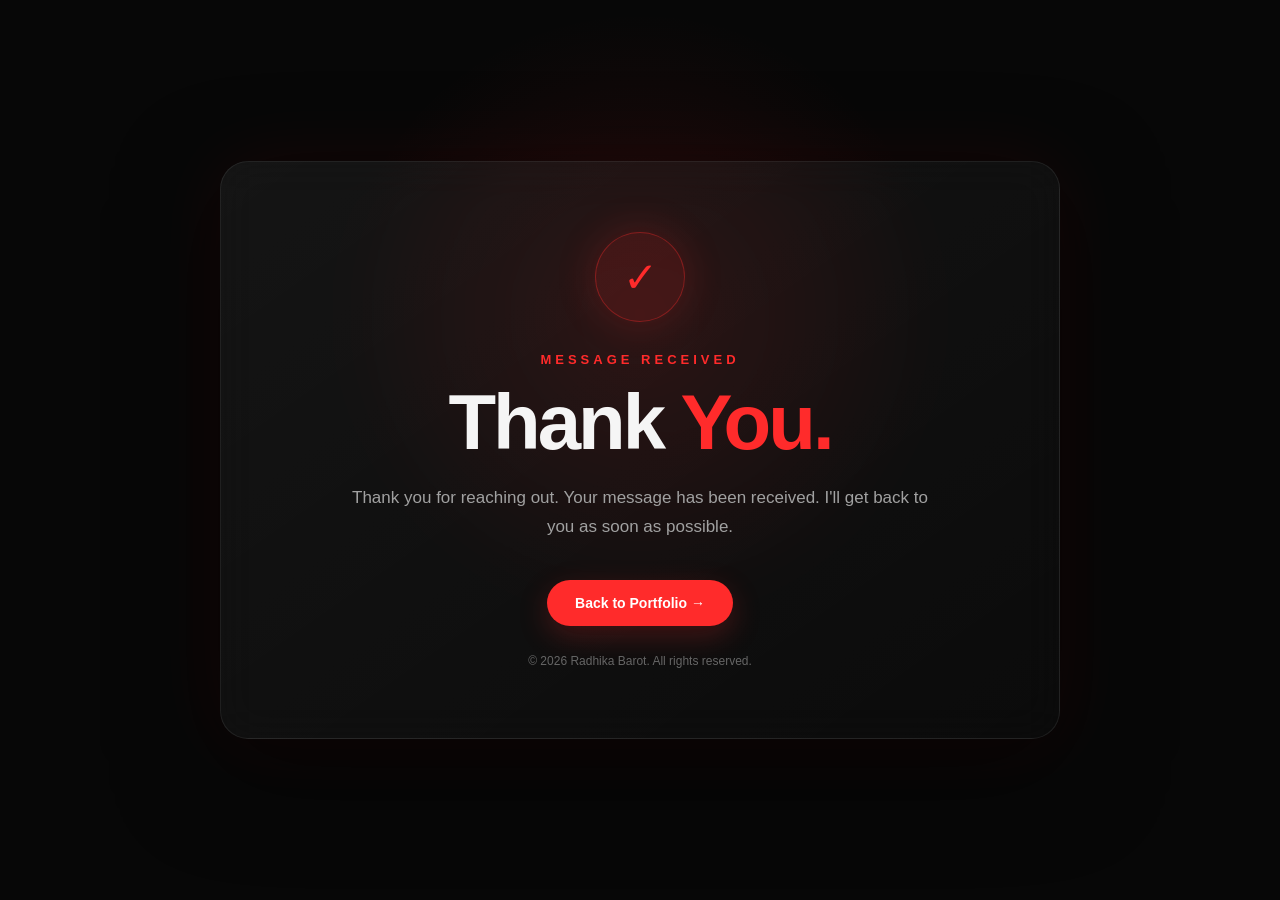
<file: thank-you.html>
<!DOCTYPE html>
<html lang="en">
<head>
  <meta charset="UTF-8" />

  <meta name="viewport" content="width=device-width, initial-scale=1.0" />

  <title>Thank You — Radhika Barot</title>

  <meta
    name="description"
    content="Thank you for contacting Radhika Barot."
  />

  <!-- =========================================================
       GOOGLE ADS — BASE TAG
       ========================================================= -->
  <script async src="https://www.googletagmanager.com/gtag/js?id=AW-18470523422"></script>

  <script>
    window.dataLayer = window.dataLayer || [];

    function gtag() {
      dataLayer.push(arguments);
    }

    gtag('js', new Date());

    gtag('config', 'AW-18470523422');
  </script>


  <!-- =========================================================
       GOOGLE ADS — LEAD CONVERSION
       This fires when the visitor reaches this Thank You page.
       ========================================================= -->
  <script>
    gtag('event', 'conversion', {
      'send_to': 'AW-18470523422/2uKgCLKwkYodEJ6kt-dE'
    });
  </script>


  <!-- =========================================================
       META PIXEL
       ========================================================= -->
  <script>
    !function(f,b,e,v,n,t,s)
    {
      if(f.fbq)return;

      n=f.fbq=function(){
        n.callMethod ?
        n.callMethod.apply(n,arguments) :
        n.queue.push(arguments)
      };

      if(!f._fbq)f._fbq=n;

      n.push=n;
      n.loaded=!0;
      n.version='2.0';
      n.queue=[];

      t=b.createElement(e);
      t.async=!0;
      t.src=v;

      s=b.getElementsByTagName(e)[0];
      s.parentNode.insertBefore(t,s)
    }(
      window,
      document,
      'script',
      'https://connect.facebook.net/en_US/fbevents.js'
    );

    fbq('init', '1048726811492659');
    fbq('track', 'PageView');
  </script>


  <!-- =========================================================
       STYLE
       ========================================================= -->
  <style>

    * {
      margin: 0;
      padding: 0;
      box-sizing: border-box;
    }

    html {
      scroll-behavior: smooth;
    }

    body {
      min-height: 100vh;
      font-family: Arial, Helvetica, sans-serif;
      background:
        radial-gradient(
          circle at 50% 35%,
          rgba(255, 43, 43, 0.12),
          transparent 35%
        ),
        #070707;
      color: #f5f5f5;

      display: flex;
      align-items: center;
      justify-content: center;

      overflow: hidden;
    }

    .thankyou-wrapper {
      width: 100%;
      max-width: 900px;
      padding: 30px;
      text-align: center;
    }

    .card {
      position: relative;

      padding: 70px 50px;

      border: 1px solid rgba(255,255,255,0.08);
      border-radius: 28px;

      background:
        linear-gradient(
          145deg,
          rgba(255,255,255,0.06),
          rgba(255,255,255,0.02)
        );

      backdrop-filter: blur(20px);
      -webkit-backdrop-filter: blur(20px);

      box-shadow:
        0 30px 100px rgba(0,0,0,0.55),
        0 0 80px rgba(255,43,43,0.08);
    }

    .check {
      width: 90px;
      height: 90px;

      margin: 0 auto 30px;

      display: flex;
      align-items: center;
      justify-content: center;

      border-radius: 50%;

      background: rgba(255,43,43,0.12);

      border: 1px solid rgba(255,43,43,0.35);

      color: #ff2b2b;

      font-size: 42px;

      box-shadow:
        0 0 40px rgba(255,43,43,0.18);
    }

    .small-label {
      font-size: 13px;
      letter-spacing: 4px;
      text-transform: uppercase;

      color: #ff2b2b;

      margin-bottom: 18px;
      font-weight: 600;
    }

    h1 {
      font-size: clamp(42px, 7vw, 78px);
      line-height: 0.95;

      letter-spacing: -3px;

      margin-bottom: 25px;
    }

    h1 span {
      color: #ff2b2b;
    }

    .description {
      max-width: 600px;
      margin: 0 auto;

      color: #a1a1a1;

      font-size: 17px;
      line-height: 1.7;
    }

    .button {
      display: inline-flex;

      align-items: center;
      justify-content: center;

      margin-top: 38px;

      padding: 15px 28px;

      border-radius: 50px;

      background: #ff2b2b;
      color: #fff;

      text-decoration: none;

      font-size: 14px;
      font-weight: 700;

      transition: 0.3s ease;

      box-shadow:
        0 10px 30px rgba(255,43,43,0.22);
    }

    .button:hover {
      background: #c91515;

      transform: translateY(-3px);

      box-shadow:
        0 15px 40px rgba(255,43,43,0.35);
    }

    .footer {
      margin-top: 28px;

      font-size: 12px;

      color: #666;
    }

    @media (max-width: 600px) {

      body {
        overflow: auto;
      }

      .thankyou-wrapper {
        padding: 20px;
      }

      .card {
        padding: 50px 25px;
        border-radius: 22px;
      }

      .check {
        width: 75px;
        height: 75px;
        font-size: 34px;
      }

      h1 {
        letter-spacing: -2px;
      }

      .description {
        font-size: 15px;
      }

    }

  </style>

</head>


<body>

  <!-- =========================================================
       META PIXEL NOSCRIPT
       ========================================================= -->
  <noscript>
    <img
      height="1"
      width="1"
      style="display:none"
      src="https://www.facebook.com/tr?id=1048726811492659&ev=PageView&noscript=1"
      alt=""
    />
  </noscript>


  <main class="thankyou-wrapper">

    <section class="card">

      <div class="check">
        ✓
      </div>

      <div class="small-label">
        Message Received
      </div>

      <h1>
        Thank <span>You.</span>
      </h1>

      <p class="description">
        Thank you for reaching out. Your message has been received.
        I'll get back to you as soon as possible.
      </p>

      <a
        href="index.html"
        class="button"
      >
        Back to Portfolio →
      </a>

      <div class="footer">
        © 2026 Radhika Barot. All rights reserved.
      </div>

    </section>

  </main>

</body>
</html>
</file>
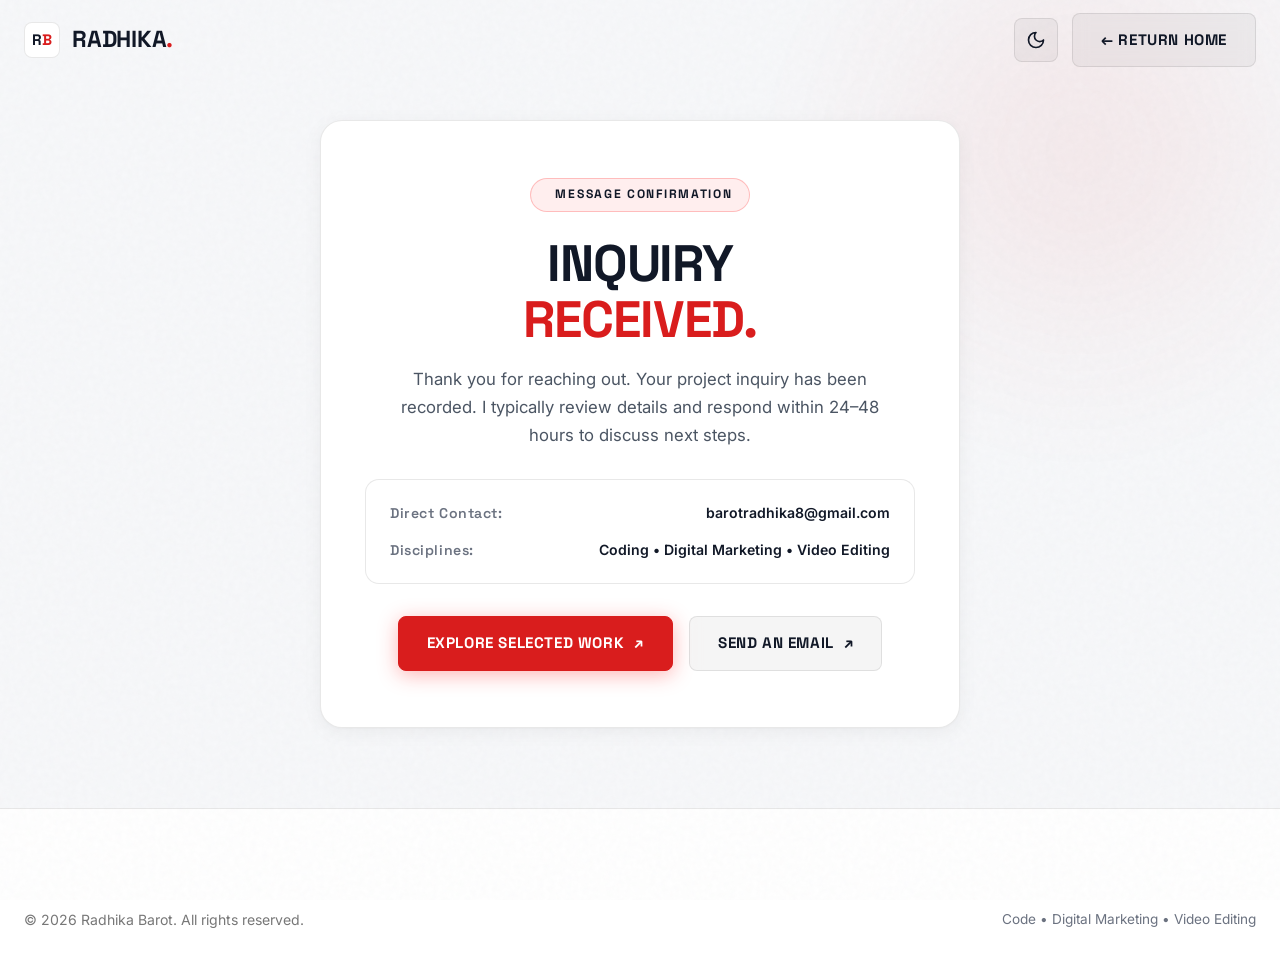
<file: public/thank-you.html>
<!doctype html>
<html lang="en">
  <head>
    <meta charset="UTF-8" />
    <meta name="viewport" content="width=device-width, initial-scale=1.0" />
    <title>Thank You — Radhika Barot</title>
    <meta name="description" content="Thank you for your message. Radhika Barot will review your project details and get back to you shortly." />
    
    <!-- Favicon & App Icons -->
    <link rel="icon" type="image/svg+xml" href="assets/logo/favicon.svg" />
    <link rel="icon" type="image/png" sizes="32x32" href="assets/logo/favicon-32x32.png" />
    <link rel="apple-touch-icon" sizes="180x180" href="assets/logo/favicon.png" />
    
    <!-- Early Theme Initialization to prevent flash of wrong theme -->
    <script>
      (function() {
        try {
          var savedTheme = localStorage.getItem('radhika-theme');
          if (savedTheme === 'light' || (!savedTheme && window.matchMedia && window.matchMedia('(prefers-color-scheme: light)').matches)) {
            document.documentElement.setAttribute('data-theme', 'light');
          } else {
            document.documentElement.setAttribute('data-theme', 'dark');
          }
        } catch (e) {}
      })();
    </script>

    <!-- Stylesheet -->
    <link rel="stylesheet" href="css/style.css" />

    <!-- Meta Pixel Code -->
    <script>
      !function(f,b,e,v,n,t,s)
      {if(f.fbq)return;n=f.fbq=function(){n.callMethod?
      n.callMethod.apply(n,arguments):n.queue.push(arguments)};
      if(!f._fbq)f._fbq=n;n.push=n;n.loaded=!0;n.version='2.0';
      n.queue=[];t=b.createElement(e);t.async=!0;
      t.src=v;s=b.getElementsByTagName(e)[0];
      s.parentNode.insertBefore(t,s)}(window, document,'script',
      'https://connect.facebook.net/en_US/fbevents.js');
      fbq('init', '1048726811492659');
      fbq('track', 'PageView');
    </script>
    <!-- End Meta Pixel Code -->
  </head>
  <body>
    <!-- Meta Pixel NoScript Fallback -->
    <noscript>
      <img height="1" width="1" style="display:none" alt=""
      src="https://www.facebook.com/tr?id=1048726811492659&ev=PageView&noscript=1" />
    </noscript>

    <!-- Background Ambient Glow & Noise -->
    <div class="bg-ambient-noise" aria-hidden="true"></div>
    <div class="bg-radial-glow" aria-hidden="true"></div>

    <!-- Navigation Header -->
    <header id="navbar">
      <div class="container nav-container">
        <a href="index.html" class="nav-logo" aria-label="Radhika Barot Home">
          <div class="nav-logo-icon">R<span>B</span></div>
          <div class="nav-logo-text">RADHIKA<span>.</span></div>
        </a>

        <div class="nav-actions">
          <button type="button" class="theme-toggle-btn" id="theme-toggle-thankyou" aria-label="Toggle theme" title="Toggle theme">
            <!-- Sun icon (shown in dark theme) -->
            <svg class="theme-toggle-sun" xmlns="http://www.w3.org/2000/svg" width="20" height="20" viewBox="0 0 24 24" fill="none" stroke="currentColor" stroke-width="2" stroke-linecap="round" stroke-linejoin="round" aria-hidden="true">
              <circle cx="12" cy="12" r="4"></circle>
              <path d="M12 2v2"></path>
              <path d="M12 20v2"></path>
              <path d="m4.93 4.93 1.41 1.41"></path>
              <path d="m17.66 17.66 1.41 1.41"></path>
              <path d="M2 12h2"></path>
              <path d="M20 12h2"></path>
              <path d="m6.34 17.66-1.41 1.41"></path>
              <path d="m19.07 4.93-1.41 1.41"></path>
            </svg>
            <!-- Moon icon (shown in light theme) -->
            <svg class="theme-toggle-moon" xmlns="http://www.w3.org/2000/svg" width="20" height="20" viewBox="0 0 24 24" fill="none" stroke="currentColor" stroke-width="2" stroke-linecap="round" stroke-linejoin="round" aria-hidden="true">
              <path d="M12 3a6 6 0 0 0 9 9 9 9 0 1 1-9-9Z"></path>
            </svg>
          </button>
          <a href="index.html" class="btn btn-secondary">
            <span>← RETURN HOME</span>
          </a>
        </div>
      </div>
    </header>

    <main class="thankyou-wrapper">
      <div class="container">
        <div class="thankyou-card">
          <div class="thankyou-badge">
            <span class="live-dot"></span>
            <span>MESSAGE CONFIRMATION</span>
          </div>

          <h1 class="thankyou-title">
            INQUIRY<br />
            <span class="text-red">RECEIVED.</span>
          </h1>

          <p class="thankyou-desc">
            Thank you for reaching out. Your project inquiry has been recorded. I typically review details and respond within 24–48 hours to discuss next steps.
          </p>

          <div class="thankyou-info-box">
            <div class="thankyou-info-item">
              <span class="thankyou-info-label">Direct Contact:</span>
              <a href="mailto:barotradhika8@gmail.com" class="thankyou-info-value">barotradhika8@gmail.com</a>
            </div>
            <div class="thankyou-info-item">
              <span class="thankyou-info-label">Disciplines:</span>
              <span class="thankyou-info-value">Coding • Digital Marketing • Video Editing</span>
            </div>
          </div>

          <div style="display: flex; gap: 16px; justify-content: center; flex-wrap: wrap;">
            <a href="index.html" class="btn btn-primary">
              <span>EXPLORE SELECTED WORK</span>
              <span class="arrow">↗</span>
            </a>
            <a href="mailto:barotradhika8@gmail.com" class="btn btn-secondary">
              <span>SEND AN EMAIL</span>
              <span class="arrow">↗</span>
            </a>
          </div>
        </div>
      </div>
    </main>

    <footer id="footer">
      <div class="container">
        <div class="footer-bottom" style="border-top: none;">
          <div>© 2026 Radhika Barot. All rights reserved.</div>
          <div style="color: var(--muted); font-size: 0.85rem;">
            Code • Digital Marketing • Video Editing
          </div>
        </div>
      </div>
    </footer>

    <!-- Notification Toast Container -->
    <div id="toast-container" class="toast-container" aria-live="polite" role="region" aria-label="Notifications"></div>

    <!-- Main JavaScript -->
    <script src="js/script.js"></script>

    <!-- Meta Pixel Lead Event Safe Trigger & Confirmation Enhancements -->
    <script>
      document.addEventListener('DOMContentLoaded', () => {
        // Personalize greeting if lead submitted name
        const leadName = sessionStorage.getItem('radhikaLeadName');
        if (leadName) {
          const descEl = document.querySelector('.thankyou-desc');
          if (descEl) {
            descEl.innerHTML = `Thank you, <strong>${leadName}</strong>! Your project inquiry has been recorded. I typically review details and respond within 24–48 hours to discuss next steps.`;
          }
        }

        // Safe check for valid form submission session flag
        const isLeadPending = sessionStorage.getItem('radhikaLeadPending');
        if (isLeadPending === 'true') {
          // Fire Meta Pixel Lead event
          if (typeof fbq === 'function') {
            fbq('track', 'Lead');
            console.log('[Meta Pixel] Lead event tracked successfully.');
          }
          // Remove flag to prevent duplicate event firing on page reloads
          sessionStorage.removeItem('radhikaLeadPending');

          // Trigger confirmation toast on thank-you page
          showThankYouToast(leadName);
        }

        function showThankYouToast(name) {
          const container = document.getElementById('toast-container');
          if (!container) return;
          const toast = document.createElement('div');
          toast.className = 'toast-card toast-success';
          toast.setAttribute('role', 'status');
          toast.innerHTML = `
            <div class="toast-icon-wrapper">
              <svg class="toast-icon" xmlns="http://www.w3.org/2000/svg" width="20" height="20" viewBox="0 0 24 24" fill="none" stroke="currentColor" stroke-width="2.5" stroke-linecap="round" stroke-linejoin="round">
                <path d="M20 6 9 17l-5-5"></path>
              </svg>
            </div>
            <div class="toast-content">
              <div class="toast-header">
                <h4 class="toast-title">INQUIRY CONFIRMED</h4>
                <button type="button" class="toast-close-btn" aria-label="Dismiss notification">✕</button>
              </div>
              <p class="toast-message">${name ? `Thank you, ${name}! Your inquiry has been logged successfully.` : 'Your inquiry has been logged successfully.'}</p>
              <div class="toast-actions">
                <span class="toast-meta">Direct Email: barotradhika8@gmail.com</span>
              </div>
            </div>
            <div class="toast-progress-bar">
              <div class="toast-progress-fill" style="animation-duration: 6000ms;"></div>
            </div>
          `;
          container.appendChild(toast);

          const closeBtn = toast.querySelector('.toast-close-btn');
          const dismiss = () => {
            if (toast.classList.contains('toast-hiding')) return;
            toast.classList.add('toast-hiding');
            setTimeout(() => toast.remove(), 350);
          };
          if (closeBtn) closeBtn.addEventListener('click', dismiss);
          setTimeout(dismiss, 6000);
        }
      });
    </script>
  </body>
</html>
</file>
<file: public/css/style.css>
/* ==================================================
   RADHIKA BAROT — PREMIUM PERSONAL BRAND PORTFOLIO
   Design System & Editorial Dark/Red Theme
   ================================================== */

@import url('https://fonts.googleapis.com/css2?family=Inter:wght@300;400;500;600;700&family=Space+Grotesk:wght@400;500;600;700;800&display=swap');

:root {
  /* Brand Color Palette */
  --red: #FF2B2B;
  --red-hover: #E02020;
  --red-glow: rgba(255, 43, 43, 0.45);
  --red-subtle: rgba(255, 43, 43, 0.10);
  --red-border: rgba(255, 43, 43, 0.30);
  
  --dark: #080808;
  --secondary-dark: #111111;
  --card: #151515;
  --card-hover: #1C1C1C;
  --card-elevated: #202020;
  
  --white: #F5F5F5;
  --muted: #A3A3A3;
  --muted-light: #C4C4C4;
  --border: rgba(255, 255, 255, 0.10);
  --border-strong: rgba(255, 255, 255, 0.18);

  --nav-bg: rgba(8, 8, 8, 0.85);
  --mobile-menu-bg: rgba(8, 8, 8, 0.98);
  --input-bg: #0F0F0F;
  --modal-bg: #151515;
  --modal-backdrop: rgba(8, 8, 8, 0.9);
  --toast-bg: rgba(14, 14, 14, 0.96);
  --scrollbar-track: #080808;
  --scrollbar-thumb: #262626;
  --shadow-card: 0 8px 30px rgba(0, 0, 0, 0.35);
  
  /* Typography */
  --font-heading: 'Space Grotesk', -apple-system, BlinkMacSystemFont, 'Segoe UI', Roboto, sans-serif;
  --font-body: 'Inter', -apple-system, BlinkMacSystemFont, 'Segoe UI', Roboto, sans-serif;
  
  /* Layout & Sizing */
  --container-max: 1280px;
  --nav-height: 80px;
  --radius-sm: 8px;
  --radius-md: 14px;
  --radius-lg: 22px;
  --radius-pill: 9999px;
  
  /* Transitions */
  --transition-fast: 0.2s cubic-bezier(0.16, 1, 0.3, 1);
  --transition-smooth: 0.35s cubic-bezier(0.16, 1, 0.3, 1);
  --transition-slow: 0.6s cubic-bezier(0.16, 1, 0.3, 1);
}

/* Light Theme Variables */
[data-theme="light"] {
  --red: #D91D1D;
  --red-hover: #B81414;
  --red-glow: rgba(217, 29, 29, 0.25);
  --red-subtle: rgba(217, 29, 29, 0.08);
  --red-border: rgba(217, 29, 29, 0.22);
  
  --dark: #F7F8FA;
  --secondary-dark: #FFFFFF;
  --card: #FFFFFF;
  --card-hover: #F1F4F8;
  --card-elevated: #FFFFFF;
  
  --white: #111827;
  --muted: #6B7280;
  --muted-light: #4B5563;
  --border: rgba(0, 0, 0, 0.09);
  --border-strong: rgba(0, 0, 0, 0.16);

  --nav-bg: rgba(247, 248, 250, 0.88);
  --mobile-menu-bg: rgba(247, 248, 250, 0.98);
  --input-bg: #FFFFFF;
  --modal-bg: #FFFFFF;
  --modal-backdrop: rgba(17, 24, 39, 0.60);
  --toast-bg: rgba(255, 255, 255, 0.98);
  --scrollbar-track: #F7F8FA;
  --scrollbar-thumb: #D1D5DB;
  --shadow-card: 0 4px 20px rgba(0, 0, 0, 0.05), 0 1px 3px rgba(0, 0, 0, 0.03);
}

/* Base Reset & Typography */
*, *::before, *::after {
  box-sizing: border-box;
  margin: 0;
  padding: 0;
}

html {
  scroll-behavior: smooth;
  background-color: var(--dark);
  color: var(--white);
  font-family: var(--font-body);
  font-size: 16px;
  line-height: 1.6;
  text-rendering: optimizeLegibility;
  -webkit-font-smoothing: antialiased;
  -moz-osx-font-smoothing: grayscale;
}

body {
  background-color: var(--dark);
  color: var(--white);
  overflow-x: hidden;
  position: relative;
  min-height: 100vh;
  transition: background-color var(--transition-smooth), color var(--transition-smooth);
}

body.scroll-locked {
  overflow: hidden;
}

/* Custom Scrollbar */
::-webkit-scrollbar {
  width: 8px;
}
::-webkit-scrollbar-track {
  background: var(--scrollbar-track);
}
::-webkit-scrollbar-thumb {
  background: var(--scrollbar-thumb);
  border-radius: 4px;
}
::-webkit-scrollbar-thumb:hover {
  background: var(--red);
}

/* Selection Color */
::selection {
  background: var(--red);
  color: #FFFFFF;
}

/* Scroll Progress Bar */
#scroll-progress {
  position: fixed;
  top: 0;
  left: 0;
  width: 0%;
  height: 3px;
  background: linear-gradient(90deg, #FF2B2B, #FF6666);
  z-index: 9999;
  transition: width 0.08s ease-out;
  box-shadow: 0 0 10px var(--red-glow);
}

/* Noise & Ambient Background Glow */
.bg-ambient-noise {
  position: fixed;
  top: 0;
  left: 0;
  width: 100vw;
  height: 100vh;
  pointer-events: none;
  z-index: 1;
  opacity: 0.035;
  background-image: url("data:image/svg+xml,%3Csvg viewBox='0 0 200 200' xmlns='http://www.w3.org/2000/svg'%3E%3Cfilter id='noiseFilter'%3E%3CfeTurbulence type='fractalNoise' baseFrequency='0.8' numOctaves='3' stitchTiles='stitch'/%3E%3C/filter%3E%3Crect width='100%25' height='100%25' filter='url(%23noiseFilter)'/%3E%3C/svg%3E");
  transition: opacity var(--transition-smooth);
}

[data-theme="light"] .bg-ambient-noise {
  opacity: 0.015;
  filter: invert(1);
}

.bg-radial-glow {
  position: absolute;
  top: -150px;
  right: -100px;
  width: 600px;
  height: 600px;
  border-radius: 50%;
  background: radial-gradient(circle, rgba(255, 43, 43, 0.12) 0%, rgba(8, 8, 8, 0) 70%);
  pointer-events: none;
  z-index: 0;
  filter: blur(40px);
}

[data-theme="light"] .bg-radial-glow {
  background: radial-gradient(circle, rgba(217, 29, 29, 0.07) 0%, rgba(247, 248, 250, 0) 70%);
}

.bg-radial-glow-left {
  position: absolute;
  left: -200px;
  top: 40%;
  width: 700px;
  height: 700px;
  border-radius: 50%;
  background: radial-gradient(circle, rgba(255, 43, 43, 0.08) 0%, rgba(8, 8, 8, 0) 70%);
  pointer-events: none;
  z-index: 0;
  filter: blur(50px);
}

[data-theme="light"] .bg-radial-glow-left {
  background: radial-gradient(circle, rgba(217, 29, 29, 0.05) 0%, rgba(247, 248, 250, 0) 70%);
}

/* Custom Cursor (Desktop Only) */
.custom-cursor-dot {
  width: 8px;
  height: 8px;
  background: var(--red);
  border-radius: 50%;
  position: fixed;
  top: 0;
  left: 0;
  pointer-events: none;
  z-index: 10001;
  transform: translate(-50%, -50%);
  transition: opacity 0.2s ease, transform 0.05s ease;
  box-shadow: 0 0 8px var(--red-glow);
}

.custom-cursor-circle {
  width: 38px;
  height: 38px;
  border: 1.5px solid rgba(255, 255, 255, 0.35);
  border-radius: 50%;
  position: fixed;
  top: 0;
  left: 0;
  pointer-events: none;
  z-index: 10000;
  transform: translate(-50%, -50%);
  transition: width 0.25s ease, height 0.25s ease, border-color 0.25s ease, background 0.25s ease, transform 0.12s ease-out;
}

body.cursor-hover .custom-cursor-circle {
  width: 56px;
  height: 56px;
  border-color: var(--red);
  background: rgba(255, 43, 43, 0.08);
}

body.cursor-video .custom-cursor-circle {
  width: 68px;
  height: 68px;
  border-color: var(--red);
  background: rgba(255, 43, 43, 0.25);
}

@media (hover: none) and (pointer: coarse) {
  .custom-cursor-dot, .custom-cursor-circle {
    display: none !important;
  }
}

/* ==================================================
   PRELOADER
   ================================================== */
#preloader {
  position: fixed;
  inset: 0;
  background-color: var(--dark);
  z-index: 100000;
  display: flex;
  flex-direction: column;
  justify-content: center;
  align-items: center;
  transition: opacity 0.6s ease, visibility 0.6s ease;
}

#preloader.preloader-hidden {
  opacity: 0;
  visibility: hidden;
  pointer-events: none;
}

.preloader-inner {
  text-align: center;
}

.preloader-logo {
  font-family: var(--font-heading);
  font-size: 2.8rem;
  font-weight: 800;
  letter-spacing: -0.02em;
  color: var(--white);
  margin-bottom: 12px;
}

.preloader-logo span {
  color: var(--red);
}

.preloader-tagline {
  font-family: var(--font-heading);
  font-size: 0.9rem;
  font-weight: 600;
  letter-spacing: 0.35em;
  color: var(--muted);
  text-transform: uppercase;
  margin-bottom: 24px;
  display: flex;
  align-items: center;
  justify-content: center;
  gap: 12px;
}

.preloader-tagline span.active {
  color: var(--red);
  text-shadow: 0 0 12px var(--red-glow);
}

.preloader-bar-wrap {
  width: 200px;
  height: 2px;
  background: rgba(255, 255, 255, 0.1);
  border-radius: 2px;
  margin: 0 auto;
  overflow: hidden;
}

.preloader-bar {
  width: 0%;
  height: 100%;
  background: var(--red);
  box-shadow: 0 0 10px var(--red-glow);
  transition: width 0.7s cubic-bezier(0.16, 1, 0.3, 1);
}

/* ==================================================
   TYPOGRAPHY & UTILITIES
   ================================================== */
h1, h2, h3, h4, h5, h6 {
  font-family: var(--font-heading);
  font-weight: 700;
  line-height: 1.15;
  color: var(--white);
}

.font-heading {
  font-family: var(--font-heading);
}

.font-body {
  font-family: var(--font-body);
}

.text-red {
  color: var(--red);
}

.text-muted {
  color: var(--muted);
}

.container {
  width: 100%;
  max-width: var(--container-max);
  margin-left: auto;
  margin-right: auto;
  padding-left: 24px;
  padding-right: 24px;
  position: relative;
  z-index: 2;
}

.section {
  padding-top: 120px;
  padding-bottom: 120px;
  position: relative;
}

@media (max-width: 768px) {
  .section {
    padding-top: 80px;
    padding-bottom: 80px;
  }
}

.section-label {
  font-family: var(--font-heading);
  font-size: 0.82rem;
  font-weight: 700;
  letter-spacing: 0.25em;
  color: var(--red);
  text-transform: uppercase;
  display: inline-flex;
  align-items: center;
  gap: 10px;
  margin-bottom: 16px;
}

.section-label::before {
  content: '';
  width: 8px;
  height: 8px;
  background: var(--red);
  border-radius: 50%;
  display: inline-block;
  box-shadow: 0 0 8px var(--red-glow);
}

.section-title {
  font-size: clamp(2.4rem, 5vw, 4.2rem);
  font-weight: 800;
  letter-spacing: -0.03em;
  line-height: 1.08;
  margin-bottom: 24px;
}

.section-subtitle {
  font-size: 1.15rem;
  color: var(--muted);
  max-width: 680px;
  line-height: 1.65;
}

/* Buttons */
.btn {
  display: inline-flex;
  align-items: center;
  justify-content: center;
  gap: 10px;
  padding: 14px 28px;
  font-family: var(--font-heading);
  font-size: 0.95rem;
  font-weight: 700;
  letter-spacing: 0.04em;
  text-decoration: none;
  text-transform: uppercase;
  border-radius: var(--radius-sm);
  transition: all var(--transition-fast);
  cursor: pointer;
  white-space: nowrap;
  position: relative;
  overflow: hidden;
  border: 1px solid transparent;
}

.btn-primary {
  background-color: var(--red);
  color: #FFFFFF;
  border-color: var(--red);
  box-shadow: 0 4px 20px rgba(255, 43, 43, 0.35);
}

.btn-primary:hover {
  background-color: var(--red-hover);
  border-color: var(--red-hover);
  transform: translateY(-2px);
  box-shadow: 0 6px 26px rgba(255, 43, 43, 0.55);
}

.btn-secondary {
  background-color: rgba(255, 255, 255, 0.05);
  color: var(--white);
  border-color: var(--border);
  backdrop-filter: blur(8px);
}

.btn-secondary:hover {
  background-color: rgba(255, 255, 255, 0.1);
  border-color: rgba(255, 255, 255, 0.3);
  color: #FFFFFF;
  transform: translateY(-2px);
}

.btn-outline-red {
  background: transparent;
  color: var(--white);
  border-color: var(--red-border);
}

.btn-outline-red:hover {
  background: var(--red-subtle);
  border-color: var(--red);
  color: var(--white);
  transform: translateY(-2px);
}

.btn .arrow {
  transition: transform var(--transition-fast);
  display: inline-block;
}

.btn:hover .arrow {
  transform: translate(3px, -3px);
}

/* Badge & Pill */
.pill {
  display: inline-flex;
  align-items: center;
  gap: 6px;
  padding: 6px 14px;
  background: rgba(255, 255, 255, 0.04);
  border: 1px solid var(--border);
  border-radius: var(--radius-pill);
  font-family: var(--font-heading);
  font-size: 0.8rem;
  font-weight: 600;
  letter-spacing: 0.04em;
  color: var(--muted-light);
  white-space: nowrap;
  transition: all var(--transition-fast);
}

.pill:hover {
  background: var(--red-subtle);
  border-color: var(--red-border);
  color: var(--white);
  transform: translateY(-2px);
}

/* ==================================================
   NAVIGATION
   ================================================== */
#navbar {
  position: fixed;
  top: 0;
  left: 0;
  right: 0;
  height: var(--nav-height);
  z-index: 1000;
  transition: background-color var(--transition-smooth), backdrop-filter var(--transition-smooth), border-color var(--transition-smooth), height var(--transition-smooth);
}

#navbar.nav-scrolled {
  height: 70px;
  background-color: var(--nav-bg);
  backdrop-filter: blur(18px);
  -webkit-backdrop-filter: blur(18px);
  border-bottom: 1px solid var(--border);
}

.nav-container {
  display: flex;
  align-items: center;
  justify-content: space-between;
  height: 100%;
}

.nav-logo {
  display: flex;
  align-items: center;
  gap: 12px;
  text-decoration: none;
  font-family: var(--font-heading);
  font-size: 1.45rem;
  font-weight: 800;
  letter-spacing: -0.01em;
  color: var(--white);
}

.nav-logo-icon {
  width: 36px;
  height: 36px;
  border-radius: 8px;
  background: var(--card);
  border: 1px solid var(--border);
  display: flex;
  align-items: center;
  justify-content: center;
  font-size: 0.95rem;
  font-weight: 800;
  color: var(--white);
}

.nav-logo-icon span {
  color: var(--red);
}

.nav-logo-text span {
  color: var(--red);
}

.nav-links {
  display: flex;
  align-items: center;
  gap: 36px;
  list-style: none;
}

.nav-link {
  font-family: var(--font-heading);
  font-size: 0.85rem;
  font-weight: 600;
  letter-spacing: 0.12em;
  text-transform: uppercase;
  color: var(--muted);
  text-decoration: none;
  position: relative;
  padding: 6px 0;
  transition: color var(--transition-fast);
}

.nav-link::after {
  content: '';
  position: absolute;
  bottom: 0;
  left: 0;
  width: 0%;
  height: 2px;
  background: var(--red);
  transition: width var(--transition-fast);
}

.nav-link:hover, .nav-link.active {
  color: var(--white);
}

.nav-link.active::after, .nav-link:hover::after {
  width: 100%;
}

.nav-actions {
  display: flex;
  align-items: center;
  gap: 14px;
}

/* Theme Toggle Button */
.theme-toggle-btn {
  width: 44px;
  height: 44px;
  border-radius: var(--radius-sm);
  background: rgba(255, 255, 255, 0.05);
  border: 1px solid var(--border);
  color: var(--white);
  display: inline-flex;
  align-items: center;
  justify-content: center;
  cursor: pointer;
  transition: background-color var(--transition-fast), border-color var(--transition-fast), transform var(--transition-fast), color var(--transition-fast), box-shadow var(--transition-fast);
  padding: 0;
  position: relative;
  overflow: hidden;
  flex-shrink: 0;
}

.theme-toggle-btn:hover {
  background: rgba(255, 255, 255, 0.1);
  border-color: var(--border-strong);
  color: var(--red);
  transform: translateY(-2px);
  box-shadow: 0 4px 14px rgba(0, 0, 0, 0.25);
}

.theme-toggle-btn:focus-visible {
  outline: 2px solid var(--red);
  outline-offset: 2px;
}

[data-theme="light"] .theme-toggle-btn {
  background: rgba(0, 0, 0, 0.04);
  border-color: var(--border);
  color: var(--white);
}

[data-theme="light"] .theme-toggle-btn:hover {
  background: rgba(0, 0, 0, 0.08);
  border-color: var(--border-strong);
  color: var(--red);
  box-shadow: 0 4px 12px rgba(0, 0, 0, 0.08);
}

.theme-toggle-btn svg {
  width: 20px;
  height: 20px;
  transition: transform 0.4s cubic-bezier(0.16, 1, 0.3, 1), opacity 0.25s ease;
}

.theme-toggle-btn:hover svg {
  transform: rotate(18deg) scale(1.08);
}

.theme-toggle-sun {
  display: block;
}
.theme-toggle-moon {
  display: none;
}

[data-theme="light"] .theme-toggle-sun {
  display: none;
}
[data-theme="light"] .theme-toggle-moon {
  display: block;
}

/* Mobile Theme Toggle */
.mobile-theme-toggle {
  width: 100%;
  max-width: 260px;
  height: 46px;
  display: flex;
  align-items: center;
  justify-content: center;
  gap: 10px;
  font-family: var(--font-heading);
  font-size: 0.9rem;
  font-weight: 700;
  letter-spacing: 0.05em;
  text-transform: uppercase;
  border-radius: var(--radius-sm);
  margin-bottom: 26px;
  padding: 0 16px;
}

.mobile-theme-label {
  display: inline-block;
}

.hamburger {
  display: none;
  flex-direction: column;
  justify-content: space-between;
  width: 32px;
  height: 22px;
  background: transparent;
  border: none;
  cursor: pointer;
  z-index: 1002;
}

.hamburger span {
  width: 100%;
  height: 2px;
  background: var(--white);
  border-radius: 2px;
  transition: all var(--transition-smooth);
}

.hamburger.open span:nth-child(1) {
  transform: translateY(10px) rotate(45deg);
  background: var(--red);
}

.hamburger.open span:nth-child(2) {
  opacity: 0;
}

.hamburger.open span:nth-child(3) {
  transform: translateY(-10px) rotate(-45deg);
  background: var(--red);
}

/* Mobile Fullscreen Menu */
.mobile-menu {
  position: fixed;
  inset: 0;
  background: var(--mobile-menu-bg);
  backdrop-filter: blur(24px);
  -webkit-backdrop-filter: blur(24px);
  z-index: 1001;
  display: flex;
  flex-direction: column;
  justify-content: center;
  align-items: center;
  opacity: 0;
  visibility: hidden;
  transition: opacity var(--transition-smooth), visibility var(--transition-smooth), background-color var(--transition-smooth);
}

.mobile-menu.open {
  opacity: 1;
  visibility: visible;
}

.mobile-menu-links {
  list-style: none;
  text-align: center;
  display: flex;
  flex-direction: column;
  gap: 28px;
  margin-bottom: 40px;
}

.mobile-menu-link {
  font-family: var(--font-heading);
  font-size: 1.8rem;
  font-weight: 800;
  letter-spacing: -0.01em;
  color: var(--muted);
  text-decoration: none;
  transition: color var(--transition-fast);
}

.mobile-menu-link:hover, .mobile-menu-link.active {
  color: var(--white);
}

.mobile-menu-link.active {
  color: var(--red);
}

@media (max-width: 992px) {
  .nav-links {
    display: none;
  }
  .nav-actions .btn {
    display: none;
  }
  .hamburger {
    display: flex;
  }
}

/* ==================================================
   HERO SECTION
   ================================================== */
#hero {
  min-height: 100vh;
  display: flex;
  align-items: center;
  padding-top: calc(var(--nav-height) + 40px);
  padding-bottom: 80px;
  position: relative;
}

.hero-grid {
  display: grid;
  grid-template-columns: 1.15fr 0.85fr;
  gap: 60px;
  align-items: center;
}

.hero-content {
  position: relative;
  z-index: 2;
}

.hero-eyebrow {
  display: inline-flex;
  align-items: center;
  gap: 12px;
  padding: 8px 16px;
  background: rgba(255, 43, 43, 0.08);
  border: 1px solid rgba(255, 43, 43, 0.3);
  border-radius: var(--radius-pill);
  font-family: var(--font-heading);
  font-size: 0.85rem;
  font-weight: 700;
  letter-spacing: 0.14em;
  color: var(--red);
  text-transform: uppercase;
  margin-bottom: 28px;
}

.hero-eyebrow-dot {
  width: 8px;
  height: 8px;
  background: var(--red);
  border-radius: 50%;
  animation: pulseDot 2s infinite;
}

@keyframes pulseDot {
  0% { transform: scale(0.9); opacity: 0.7; box-shadow: 0 0 0 0 rgba(255,43,43,0.7); }
  70% { transform: scale(1.2); opacity: 1; box-shadow: 0 0 0 8px rgba(255,43,43,0); }
  100% { transform: scale(0.9); opacity: 0.7; box-shadow: 0 0 0 0 rgba(255,43,43,0); }
}

.hero-headline {
  font-size: clamp(3.2rem, 6.2vw, 5.4rem);
  font-weight: 800;
  letter-spacing: -0.04em;
  line-height: 1.02;
  margin-bottom: 24px;
}

.hero-headline .line-reveal {
  display: block;
}

.hero-headline .accent-red {
  color: var(--red);
}

.hero-positioning {
  font-family: var(--font-heading);
  font-size: 1.15rem;
  font-weight: 700;
  letter-spacing: 0.22em;
  text-transform: uppercase;
  color: var(--white);
  margin-bottom: 20px;
}

.hero-positioning span {
  color: var(--red);
  margin: 0 8px;
}

.hero-desc {
  font-size: 1.15rem;
  color: var(--muted);
  line-height: 1.68;
  max-width: 560px;
  margin-bottom: 38px;
}

.hero-cta-group {
  display: flex;
  align-items: center;
  gap: 18px;
  flex-wrap: wrap;
}

/* Hero Reel Video Container (9:16 Vertical) */
.hero-visual-wrap {
  position: relative;
  display: flex;
  justify-content: center;
  align-items: center;
}

.hero-video-card {
  position: relative;
  width: 100%;
  max-width: 360px;
  aspect-ratio: 9 / 16;
  border-radius: var(--radius-lg);
  overflow: hidden;
  background: var(--card);
  border: 1.5px solid rgba(255, 255, 255, 0.12);
  box-shadow: 0 24px 60px rgba(0, 0, 0, 0.7), 0 0 35px rgba(255, 43, 43, 0.2);
  transition: transform var(--transition-smooth), border-color var(--transition-smooth), box-shadow var(--transition-smooth);
}

.hero-video-card:hover {
  transform: translateY(-6px);
  border-color: rgba(255, 43, 43, 0.5);
  box-shadow: 0 32px 75px rgba(0, 0, 0, 0.8), 0 0 45px rgba(255, 43, 43, 0.35);
}

.hero-video-element {
  width: 100%;
  height: 100%;
  object-fit: cover;
  display: block;
}

.hero-video-overlay {
  position: absolute;
  inset: 0;
  background: linear-gradient(180deg, rgba(8, 8, 8, 0.2) 0%, rgba(8, 8, 8, 0.6) 100%);
  pointer-events: none;
}

.hero-video-controls {
  position: absolute;
  bottom: 20px;
  left: 20px;
  right: 20px;
  display: flex;
  align-items: center;
  justify-content: space-between;
  z-index: 5;
}

.hero-video-btn {
  background: rgba(17, 17, 17, 0.75);
  backdrop-filter: blur(10px);
  -webkit-backdrop-filter: blur(10px);
  border: 1px solid rgba(255, 255, 255, 0.15);
  color: var(--white);
  padding: 8px 14px;
  border-radius: var(--radius-pill);
  font-family: var(--font-heading);
  font-size: 0.75rem;
  font-weight: 700;
  letter-spacing: 0.08em;
  display: inline-flex;
  align-items: center;
  gap: 6px;
  cursor: pointer;
  transition: all var(--transition-fast);
}

.hero-video-btn:hover {
  background: var(--red);
  border-color: var(--red);
  color: #FFF;
}

.hero-badge-top {
  position: absolute;
  top: 18px;
  left: 18px;
  background: rgba(17, 17, 17, 0.85);
  backdrop-filter: blur(8px);
  border: 1px solid rgba(255, 43, 43, 0.4);
  padding: 6px 12px;
  border-radius: var(--radius-pill);
  font-family: var(--font-heading);
  font-size: 0.72rem;
  font-weight: 700;
  letter-spacing: 0.12em;
  color: var(--white);
  display: flex;
  align-items: center;
  gap: 6px;
  z-index: 5;
}

.hero-badge-top .live-dot {
  width: 6px;
  height: 6px;
  border-radius: 50%;
  background: var(--red);
  box-shadow: 0 0 6px var(--red);
}

/* Floating labels around video */
.floating-tag {
  position: absolute;
  background: rgba(17, 17, 17, 0.9);
  backdrop-filter: blur(12px);
  border: 1px solid rgba(255, 255, 255, 0.14);
  padding: 10px 18px;
  border-radius: var(--radius-pill);
  font-family: var(--font-heading);
  font-size: 0.82rem;
  font-weight: 700;
  letter-spacing: 0.08em;
  color: var(--white);
  box-shadow: 0 12px 30px rgba(0, 0, 0, 0.5);
  z-index: 6;
  white-space: nowrap;
  animation: floatAnim 4s ease-in-out infinite alternate;
}

.floating-tag-coding {
  top: 15%;
  left: -30px;
  border-color: rgba(255, 43, 43, 0.4);
  animation-delay: 0s;
}

.floating-tag-marketing {
  top: 50%;
  right: -30px;
  border-color: rgba(255, 43, 43, 0.4);
  animation-delay: 1.2s;
}

.floating-tag-video {
  bottom: 12%;
  left: -20px;
  border-color: rgba(255, 43, 43, 0.4);
  animation-delay: 2.4s;
}

@keyframes floatAnim {
  0% { transform: translateY(0px); }
  100% { transform: translateY(-10px); }
}

@media (max-width: 992px) {
  .hero-grid {
    grid-template-columns: 1fr;
    gap: 48px;
  }
  .hero-visual-wrap {
    order: -1;
  }
  .hero-video-card {
    max-width: 290px;
  }
  .floating-tag-coding { left: 0; }
  .floating-tag-marketing { right: 0; }
  .floating-tag-video { left: 0; }
}

/* ==================================================
   MARQUEE
   ================================================== */
.marquee-container {
  width: 100%;
  overflow: hidden;
  background: var(--secondary-dark);
  border-top: 1px solid var(--border);
  border-bottom: 1px solid var(--border);
  padding: 18px 0;
  position: relative;
  z-index: 10;
}

.marquee-track {
  display: flex;
  width: max-content;
  animation: marquee 26s linear infinite;
}

.marquee-container:hover .marquee-track {
  animation-play-state: paused;
}

.marquee-item {
  display: flex;
  align-items: center;
  gap: 30px;
  padding-right: 30px;
  font-family: var(--font-heading);
  font-size: 1.15rem;
  font-weight: 800;
  letter-spacing: 0.15em;
  color: var(--white);
  text-transform: uppercase;
}

.marquee-item .symbol {
  color: var(--red);
  font-size: 1.1rem;
}

@keyframes marquee {
  0% { transform: translateX(0); }
  100% { transform: translateX(-50%); }
}

/* ==================================================
   ABOUT SECTION
   ================================================== */
.about-grid {
  display: grid;
  grid-template-columns: 0.9fr 1.1fr;
  gap: 60px;
  align-items: center;
}

.about-photo-wrapper {
  position: relative;
  display: flex;
  justify-content: center;
}

.about-photo-frame {
  position: relative;
  width: 100%;
  max-width: 440px;
  aspect-ratio: 4 / 5;
  border-radius: var(--radius-lg);
  overflow: hidden;
  background: var(--card);
  border: 1.5px solid rgba(255, 43, 43, 0.35);
  box-shadow: 0 24px 60px rgba(0, 0, 0, 0.7), 0 0 35px rgba(255, 43, 43, 0.18);
  transition: transform var(--transition-smooth), box-shadow var(--transition-smooth);
}

.about-photo-frame:hover {
  transform: translateY(-6px);
  box-shadow: 0 32px 75px rgba(0, 0, 0, 0.8), 0 0 45px rgba(255, 43, 43, 0.35);
}

.about-photo-img {
  width: 100%;
  height: 100%;
  object-fit: cover;
  display: block;
  transition: transform var(--transition-slow);
}

.about-photo-frame:hover .about-photo-img {
  transform: scale(1.03);
}

.about-photo-badge {
  position: absolute;
  bottom: 24px;
  left: 24px;
  right: 24px;
  background: rgba(17, 17, 17, 0.85);
  backdrop-filter: blur(12px);
  border: 1px solid var(--border);
  padding: 14px 18px;
  border-radius: var(--radius-md);
  display: flex;
  align-items: center;
  justify-content: space-between;
}

.about-photo-badge-name {
  font-family: var(--font-heading);
  font-size: 1.05rem;
  font-weight: 800;
  color: var(--white);
}

.about-photo-badge-role {
  font-size: 0.8rem;
  color: var(--red);
  font-weight: 600;
  letter-spacing: 0.05em;
}

.about-text-lead {
  font-size: 1.35rem;
  font-weight: 500;
  line-height: 1.55;
  color: var(--white);
  margin-bottom: 24px;
}

.about-text-lead span {
  color: var(--red);
  font-weight: 700;
}

.about-text-p {
  font-size: 1.05rem;
  color: var(--muted);
  line-height: 1.7;
  margin-bottom: 36px;
}

/* 3 Focus Cards */
.about-focus-cards {
  display: grid;
  grid-template-columns: repeat(3, 1fr);
  gap: 18px;
}

.focus-card {
  background: var(--card);
  border: 1px solid var(--border);
  border-radius: var(--radius-md);
  padding: 24px 20px;
  position: relative;
  transition: all var(--transition-fast);
  overflow: hidden;
}

.focus-card::before {
  content: '';
  position: absolute;
  top: 0;
  left: 0;
  width: 100%;
  height: 2px;
  background: transparent;
  transition: background var(--transition-fast);
}

.focus-card:hover {
  background: var(--card-hover);
  border-color: var(--red-border);
  transform: translateY(-4px);
  box-shadow: 0 14px 30px rgba(0, 0, 0, 0.4);
}

.focus-card:hover::before {
  background: var(--red);
}

.focus-card-number {
  font-family: var(--font-heading);
  font-size: 0.82rem;
  font-weight: 800;
  color: var(--red);
  letter-spacing: 0.15em;
  margin-bottom: 12px;
}

.focus-card-title {
  font-family: var(--font-heading);
  font-size: 1.15rem;
  font-weight: 800;
  color: var(--white);
  margin-bottom: 8px;
}

.focus-card-desc {
  font-size: 0.88rem;
  color: var(--muted);
  line-height: 1.55;
}

@media (max-width: 992px) {
  .about-grid {
    grid-template-columns: 1fr;
    gap: 40px;
  }
  .about-focus-cards {
    grid-template-columns: 1fr;
  }
}

/* ==================================================
   BRAND STATS (NO FAKE NUMBERS)
   ================================================== */
.brand-stats-section {
  background: var(--secondary-dark);
  border-top: 1px solid var(--border);
  border-bottom: 1px solid var(--border);
  padding: 60px 0;
}

.stats-grid {
  display: grid;
  grid-template-columns: repeat(4, 1fr);
  gap: 24px;
}

.stat-block {
  border-left: 2px solid rgba(255, 255, 255, 0.12);
  padding-left: 20px;
  transition: border-color var(--transition-fast);
}

.stat-block:hover {
  border-color: var(--red);
}

.stat-category {
  font-family: var(--font-heading);
  font-size: 0.82rem;
  font-weight: 800;
  letter-spacing: 0.2em;
  color: var(--red);
  text-transform: uppercase;
  margin-bottom: 6px;
}

.stat-pillar {
  font-family: var(--font-heading);
  font-size: 1.25rem;
  font-weight: 800;
  color: var(--white);
  line-height: 1.3;
}

@media (max-width: 768px) {
  .stats-grid {
    grid-template-columns: repeat(2, 1fr);
    gap: 30px;
  }
}
@media (max-width: 480px) {
  .stats-grid {
    grid-template-columns: 1fr;
  }
}

/* ==================================================
   EXPERTISE SECTION
   ================================================== */
.expertise-grid {
  display: grid;
  grid-template-columns: repeat(3, 1fr);
  gap: 28px;
  margin-top: 50px;
}

.expertise-card {
  background: var(--card);
  border: 1px solid var(--border);
  border-radius: var(--radius-lg);
  padding: 40px 32px;
  position: relative;
  display: flex;
  flex-direction: column;
  justify-content: space-between;
  opacity: 0;
  transform: translateY(48px);
  will-change: transform, opacity;
  transition: opacity 0.85s cubic-bezier(0.16, 1, 0.3, 1),
              transform 0.85s cubic-bezier(0.16, 1, 0.3, 1),
              background var(--transition-fast),
              border-color var(--transition-fast),
              box-shadow var(--transition-fast);
}

.expertise-card.card-revealed,
.expertise-card.revealed {
  opacity: 1;
  transform: translateY(0);
}

@media (min-width: 993px) {
  .expertise-card:nth-child(1) {
    transition-delay: 0.05s, 0.05s, 0s, 0s, 0s;
  }
  .expertise-card:nth-child(2) {
    transition-delay: 0.2s, 0.2s, 0s, 0s, 0s;
  }
  .expertise-card:nth-child(3) {
    transition-delay: 0.35s, 0.35s, 0s, 0s, 0s;
  }
}

.expertise-card.card-revealed:hover,
.expertise-card.revealed:hover {
  background: var(--card-hover);
  border-color: var(--red-border);
  transform: translateY(-8px);
  box-shadow: 0 24px 50px rgba(0, 0, 0, 0.6), 0 0 25px rgba(255, 43, 43, 0.12);
  transition-delay: 0s !important;
  transition-duration: 0.35s;
}

.expertise-header {
  display: flex;
  justify-content: space-between;
  align-items: center;
  margin-bottom: 28px;
}

.expertise-num {
  font-family: var(--font-heading);
  font-size: 1.8rem;
  font-weight: 800;
  color: var(--red);
  letter-spacing: -0.02em;
}

.expertise-icon {
  width: 48px;
  height: 48px;
  border-radius: 12px;
  background: rgba(255, 43, 43, 0.08);
  border: 1px solid rgba(255, 43, 43, 0.25);
  display: flex;
  align-items: center;
  justify-content: center;
  color: var(--red);
}

.expertise-title {
  font-size: 1.8rem;
  font-weight: 800;
  margin-bottom: 16px;
  letter-spacing: -0.02em;
}

.expertise-desc {
  color: var(--muted);
  font-size: 1rem;
  line-height: 1.65;
  margin-bottom: 28px;
}

.expertise-subheading {
  font-family: var(--font-heading);
  font-size: 0.78rem;
  font-weight: 700;
  letter-spacing: 0.18em;
  color: var(--white);
  text-transform: uppercase;
  margin-bottom: 12px;
}

.expertise-tags {
  display: flex;
  flex-wrap: wrap;
  gap: 8px;
  margin-bottom: 28px;
}

.expertise-outcome {
  background: rgba(255, 255, 255, 0.03);
  border-left: 3px solid var(--red);
  padding: 14px 18px;
  border-radius: 0 var(--radius-sm) var(--radius-sm) 0;
  font-size: 0.9rem;
  color: var(--white);
  line-height: 1.5;
}

.expertise-outcome strong {
  color: var(--red);
  font-family: var(--font-heading);
  display: block;
  font-size: 0.76rem;
  letter-spacing: 0.15em;
  text-transform: uppercase;
  margin-bottom: 4px;
}

@media (max-width: 992px) {
  .expertise-grid {
    grid-template-columns: 1fr;
  }
}

/* ==================================================
   SKILLS WALL
   ================================================== */
.skills-section {
  background: var(--dark);
}

.skills-wrapper {
  margin-top: 50px;
  display: flex;
  flex-direction: column;
  gap: 36px;
}

.skills-category {
  background: var(--secondary-dark);
  border: 1px solid var(--border);
  border-radius: var(--radius-lg);
  padding: 32px 36px;
}

.skills-category-title {
  font-family: var(--font-heading);
  font-size: 1.05rem;
  font-weight: 800;
  letter-spacing: 0.18em;
  text-transform: uppercase;
  color: var(--red);
  margin-bottom: 20px;
  display: flex;
  align-items: center;
  gap: 12px;
}

.skills-pills {
  display: flex;
  flex-wrap: wrap;
  gap: 12px;
}

.skill-pill {
  display: inline-flex;
  align-items: center;
  gap: 8px;
  padding: 10px 20px;
  background: var(--card);
  border: 1px solid var(--border);
  border-radius: var(--radius-pill);
  font-family: var(--font-heading);
  font-size: 0.92rem;
  font-weight: 600;
  color: var(--white);
  transition: all var(--transition-fast);
  cursor: default;
}

.skill-pill:hover {
  background: var(--red-subtle);
  border-color: var(--red);
  color: #FFFFFF;
  transform: translateY(-3px) scale(1.02);
  box-shadow: 0 6px 18px rgba(255, 43, 43, 0.25);
}

/* ==================================================
   SELECTED WORK (PROJECTS)
   ================================================== */
.work-grid {
  display: flex;
  flex-direction: column;
  gap: 48px;
  margin-top: 60px;
}

.project-card {
  display: grid;
  grid-template-columns: 1.15fr 0.85fr;
  gap: 48px;
  align-items: center;
  background: var(--card);
  border: 1px solid var(--border);
  border-radius: var(--radius-lg);
  padding: 40px;
  position: relative;
  overflow: hidden;
  opacity: 0;
  transform: translateY(55px);
  will-change: transform, opacity;
  transition: opacity 0.9s cubic-bezier(0.16, 1, 0.3, 1),
              transform 0.9s cubic-bezier(0.16, 1, 0.3, 1),
              background var(--transition-fast),
              border-color var(--transition-fast),
              box-shadow var(--transition-fast);
}

.project-card.card-revealed,
.project-card.revealed {
  opacity: 1;
  transform: translateY(0);
}

.project-card.card-revealed:hover,
.project-card.revealed:hover {
  border-color: var(--red-border);
  box-shadow: 0 30px 70px rgba(0, 0, 0, 0.7), 0 0 30px rgba(255, 43, 43, 0.15);
  transform: translateY(-5px);
  transition-delay: 0s !important;
  transition-duration: 0.35s;
}

.project-card:nth-child(even) {
  grid-template-columns: 0.85fr 1.15fr;
}

.project-card:nth-child(even) .project-visual-wrapper {
  order: -1;
}

.project-visual-wrapper {
  position: relative;
  border-radius: var(--radius-md);
  overflow: hidden;
  background: #0D0D0D;
  border: 1px solid rgba(255, 255, 255, 0.08);
  aspect-ratio: 16 / 10;
  cursor: pointer;
  transform: scale(0.96);
  opacity: 0.88;
  transition: transform 0.9s cubic-bezier(0.16, 1, 0.3, 1),
              opacity 0.9s cubic-bezier(0.16, 1, 0.3, 1);
}

.project-card.card-revealed .project-visual-wrapper,
.project-card.revealed .project-visual-wrapper {
  transform: scale(1);
  opacity: 1;
}

/* Project Card Visual Skeleton Loader */
.project-card-skeleton {
  position: absolute;
  inset: 0;
  background: #0E0E0E;
  display: flex;
  flex-direction: column;
  align-items: center;
  justify-content: center;
  z-index: 2;
  transition: opacity 0.45s ease, visibility 0.45s ease;
  pointer-events: none;
}

.project-card-skeleton .skeleton-shimmer-sweep {
  position: absolute;
  inset: 0;
  opacity: 0.85;
}

.skeleton-placeholder-content {
  position: relative;
  z-index: 1;
  display: flex;
  flex-direction: column;
  align-items: center;
  gap: 12px;
  color: var(--muted);
  user-select: none;
}

.skeleton-icon {
  stroke: var(--muted-light);
  animation: skeleton-pulse-glow 2.2s ease-in-out infinite;
}

.skeleton-label {
  font-family: var(--font-heading);
  font-size: 0.72rem;
  font-weight: 700;
  letter-spacing: 0.16em;
  text-transform: uppercase;
  color: var(--muted-light);
}

.project-img {
  width: 100%;
  height: 100%;
  object-fit: cover;
  display: block;
  opacity: 0;
  transition: opacity 0.5s cubic-bezier(0.16, 1, 0.3, 1), transform var(--transition-slow);
}

.project-visual-wrapper.image-loaded .project-img {
  opacity: 1;
}

.project-visual-wrapper.image-loaded .project-card-skeleton {
  opacity: 0;
  visibility: hidden;
}

.project-visual-wrapper:hover .project-img {
  transform: scale(1.04);
}

.project-visual-badge {
  position: absolute;
  top: 16px;
  right: 16px;
  background: rgba(8, 8, 8, 0.85);
  backdrop-filter: blur(8px);
  border: 1px solid var(--border);
  padding: 6px 12px;
  border-radius: var(--radius-pill);
  font-family: var(--font-heading);
  font-size: 0.72rem;
  font-weight: 700;
  letter-spacing: 0.1em;
  color: var(--white);
}

.project-meta-row {
  display: flex;
  align-items: center;
  gap: 16px;
  margin-bottom: 16px;
}

.project-number {
  font-family: var(--font-heading);
  font-size: 0.85rem;
  font-weight: 800;
  color: var(--red);
  letter-spacing: 0.15em;
}

.project-category {
  font-family: var(--font-heading);
  font-size: 0.82rem;
  font-weight: 700;
  letter-spacing: 0.12em;
  text-transform: uppercase;
  color: var(--muted);
}

.project-title {
  font-size: clamp(1.8rem, 3.2vw, 2.4rem);
  font-weight: 800;
  margin-bottom: 16px;
  letter-spacing: -0.02em;
}

.project-description {
  color: var(--muted);
  font-size: 1.02rem;
  line-height: 1.65;
  margin-bottom: 24px;
}

.project-tech-stack {
  display: flex;
  flex-wrap: wrap;
  gap: 8px;
  margin-bottom: 28px;
}

.project-outcome-box {
  background: rgba(255, 255, 255, 0.03);
  border-left: 3px solid var(--red);
  padding: 16px 20px;
  border-radius: 0 var(--radius-sm) var(--radius-sm) 0;
  margin-bottom: 30px;
}

.project-outcome-label {
  font-family: var(--font-heading);
  font-size: 0.76rem;
  font-weight: 700;
  letter-spacing: 0.18em;
  text-transform: uppercase;
  color: var(--red);
  margin-bottom: 6px;
}

.project-outcome-text {
  font-size: 0.95rem;
  color: var(--white);
  line-height: 1.55;
}

.project-cta-row {
  display: flex;
  align-items: center;
  gap: 16px;
}

@media (max-width: 992px) {
  .project-card, .project-card:nth-child(even) {
    grid-template-columns: 1fr;
    gap: 32px;
  }
  .project-card:nth-child(even) .project-visual-wrapper {
    order: initial;
  }
}

/* ==================================================
   PROJECT DETAIL MODAL
   ================================================== */
.modal-backdrop {
  position: fixed;
  inset: 0;
  background: var(--modal-backdrop);
  backdrop-filter: blur(16px);
  -webkit-backdrop-filter: blur(16px);
  z-index: 10000;
  display: flex;
  justify-content: center;
  align-items: center;
  padding: 24px;
  opacity: 0;
  visibility: hidden;
  transition: opacity var(--transition-smooth), visibility var(--transition-smooth);
}

.modal-backdrop.active {
  opacity: 1;
  visibility: visible;
}

.modal-container {
  background: var(--card);
  border: 1px solid var(--border-strong);
  border-radius: var(--radius-lg);
  width: 100%;
  max-width: 820px;
  max-height: 90vh;
  overflow-y: auto;
  position: relative;
  box-shadow: 0 30px 80px rgba(0, 0, 0, 0.8), 0 0 40px rgba(255, 43, 43, 0.15);
  transform: scale(0.95) translateY(20px);
  transition: transform var(--transition-smooth);
}

.modal-backdrop.active .modal-container {
  transform: scale(1) translateY(0);
}

/* ==================================================
   SKELETON SHIMMER & MODAL SKELETON
   ================================================== */
@keyframes skeleton-shimmer {
  0% {
    background-position: -200% 0;
  }
  100% {
    background-position: 200% 0;
  }
}

@keyframes skeleton-pulse-glow {
  0%, 100% {
    opacity: 0.55;
    transform: scale(0.98);
  }
  50% {
    opacity: 1;
    transform: scale(1.02);
  }
}

.skeleton-shimmer,
.skeleton-shimmer-sweep {
  background: linear-gradient(
    90deg,
    rgba(255, 255, 255, 0.03) 0%,
    rgba(255, 255, 255, 0.08) 25%,
    rgba(255, 43, 43, 0.12) 50%,
    rgba(255, 255, 255, 0.08) 75%,
    rgba(255, 255, 255, 0.03) 100%
  );
  background-size: 200% 100%;
  animation: skeleton-shimmer 1.8s cubic-bezier(0.4, 0, 0.2, 1) infinite;
  border-radius: 4px;
}

.modal-skeleton {
  position: absolute;
  inset: 0;
  background: var(--card);
  border-radius: var(--radius-lg);
  z-index: 8;
  display: none;
  flex-direction: column;
  overflow-y: auto;
  opacity: 0;
  transition: opacity 0.35s ease, visibility 0.35s ease;
  pointer-events: none;
}

.modal-container.is-loading .modal-skeleton {
  display: flex;
  opacity: 1;
  visibility: visible;
  pointer-events: auto;
}

.modal-container.is-loading .modal-image-wrapper,
.modal-container.is-loading .modal-body {
  opacity: 0;
  visibility: hidden;
  pointer-events: none;
}

.modal-image-wrapper,
.modal-body {
  transition: opacity 0.35s ease, visibility 0.35s ease;
}

.skeleton-modal-image {
  width: 100%;
  aspect-ratio: 16 / 9;
  border-radius: 0;
}

.modal-skeleton-body {
  padding: 36px;
  display: flex;
  flex-direction: column;
}

.modal-skeleton-pills {
  display: flex;
  gap: 10px;
  margin-bottom: 26px;
  flex-wrap: wrap;
}

.skeleton-pill-block {
  width: 72px;
  height: 28px;
  border-radius: 999px;
}

.modal-skeleton-box {
  border: 1px solid rgba(255, 255, 255, 0.06);
  padding: 22px;
  border-radius: var(--radius-md);
  background: rgba(255, 255, 255, 0.02);
  margin-bottom: 18px;
}

.modal-close-btn {
  position: absolute;
  top: 20px;
  right: 20px;
  width: 40px;
  height: 40px;
  border-radius: 50%;
  background: rgba(255, 255, 255, 0.08);
  border: 1px solid var(--border);
  color: var(--white);
  font-size: 1.2rem;
  display: flex;
  align-items: center;
  justify-content: center;
  cursor: pointer;
  z-index: 10;
  transition: all var(--transition-fast);
}

.modal-close-btn:hover {
  background: var(--red);
  border-color: var(--red);
  transform: rotate(90deg);
}

.modal-image-wrapper {
  width: 100%;
  aspect-ratio: 16 / 9;
  background: #000;
  overflow: hidden;
}

.modal-image {
  width: 100%;
  height: 100%;
  object-fit: cover;
  display: block;
}

.modal-body {
  padding: 36px;
}

.modal-category {
  font-family: var(--font-heading);
  font-size: 0.82rem;
  font-weight: 700;
  letter-spacing: 0.18em;
  color: var(--red);
  text-transform: uppercase;
  margin-bottom: 8px;
}

.modal-title {
  font-size: 2.2rem;
  font-weight: 800;
  margin-bottom: 18px;
}

.modal-description {
  color: var(--muted);
  font-size: 1.05rem;
  line-height: 1.68;
  margin-bottom: 28px;
}

/* ==================================================
   MARKETING PERFORMANCE (HONEST DATA DESIGN)
   ================================================== */
.marketing-section {
  background: var(--secondary-dark);
  border-top: 1px solid var(--border);
  border-bottom: 1px solid var(--border);
}

.marketing-grid {
  display: grid;
  grid-template-columns: 1fr 1fr;
  gap: 48px;
  align-items: center;
  margin-top: 50px;
}

.marketing-categories-list {
  display: flex;
  flex-wrap: wrap;
  gap: 10px;
  margin-bottom: 30px;
}

.marketing-cards-grid {
  display: grid;
  grid-template-columns: repeat(2, 1fr);
  gap: 18px;
}

.metric-data-card {
  background: var(--card);
  border: 1px solid var(--border);
  border-radius: var(--radius-md);
  padding: 24px;
  transition: all var(--transition-fast);
}

.metric-data-card:hover {
  border-color: var(--red-border);
  transform: translateY(-3px);
}

.metric-card-label {
  font-family: var(--font-heading);
  font-size: 0.8rem;
  font-weight: 700;
  letter-spacing: 0.16em;
  color: var(--muted);
  text-transform: uppercase;
  margin-bottom: 8px;
}

.metric-card-value {
  font-family: var(--font-heading);
  font-size: 1.15rem;
  font-weight: 800;
  color: var(--red);
  letter-spacing: 0.05em;
  margin-bottom: 4px;
}

.metric-card-hint {
  font-size: 0.78rem;
  color: #777;
}

.campaign-visual-placeholder {
  background: var(--card);
  border: 1.5px dashed var(--red-border);
  border-radius: var(--radius-lg);
  padding: 48px 32px;
  text-align: center;
  position: relative;
  overflow: hidden;
}

.campaign-visual-icon {
  width: 60px;
  height: 60px;
  border-radius: 50%;
  background: var(--red-subtle);
  border: 1px solid var(--red-border);
  color: var(--red);
  display: flex;
  align-items: center;
  justify-content: center;
  font-size: 1.5rem;
  margin: 0 auto 20px auto;
}

.campaign-visual-title {
  font-size: 1.4rem;
  font-weight: 800;
  margin-bottom: 10px;
}

.campaign-visual-desc {
  font-size: 0.95rem;
  color: var(--muted);
  max-width: 380px;
  margin: 0 auto;
  line-height: 1.6;
}

@media (max-width: 992px) {
  .marketing-grid {
    grid-template-columns: 1fr;
  }
}

/* ==================================================
   VIDEO EDITING SHOWCASE
   ================================================== */
.video-reels-grid {
  display: grid;
  grid-template-columns: repeat(3, 1fr);
  gap: 28px;
  margin-top: 50px;
}

.reel-card {
  background: var(--card);
  border: 1px solid var(--border);
  border-radius: var(--radius-lg);
  overflow: hidden;
  position: relative;
  transition: all var(--transition-smooth);
  display: flex;
  flex-direction: column;
}

.reel-card:hover {
  border-color: var(--red-border);
  transform: translateY(-8px);
  box-shadow: 0 24px 50px rgba(0, 0, 0, 0.6), 0 0 25px rgba(255, 43, 43, 0.15);
}

.reel-visual-frame {
  position: relative;
  width: 100%;
  aspect-ratio: 9 / 14;
  background: #0E0E12;
  overflow: hidden;
  cursor: pointer;
  border-bottom: 1px solid var(--border);
}

.reel-visual-frame video {
  width: 100%;
  height: 100%;
  object-fit: cover;
  display: block;
  background: #0A0A0E;
}

.reel-visual-overlay {
  position: absolute;
  inset: 0;
  background: linear-gradient(180deg, rgba(0,0,0,0.5) 0%, transparent 30%, transparent 70%, rgba(0,0,0,0.85) 100%);
  pointer-events: none;
  transition: opacity var(--transition-fast);
}

.reel-top-bar {
  position: absolute;
  top: 14px;
  left: 14px;
  right: 14px;
  display: flex;
  justify-content: space-between;
  align-items: center;
  z-index: 6;
}

.reel-badge-pill {
  font-family: var(--font-heading);
  font-size: 0.68rem;
  font-weight: 800;
  letter-spacing: 0.1em;
  padding: 5px 12px;
  border-radius: 9999px;
  background: rgba(14, 14, 18, 0.85);
  backdrop-filter: blur(8px);
  border: 1px solid rgba(255, 255, 255, 0.18);
  color: #FFF;
  display: flex;
  align-items: center;
  gap: 7px;
  text-transform: uppercase;
}

.reel-badge-dot {
  width: 7px;
  height: 7px;
  border-radius: 50%;
  background: var(--red);
  box-shadow: 0 0 8px var(--red);
  animation: pulse-dot 2s infinite ease-in-out;
}

.reel-action-btn {
  width: 36px;
  height: 36px;
  border-radius: 50%;
  background: rgba(14, 14, 18, 0.85);
  backdrop-filter: blur(8px);
  border: 1px solid rgba(255, 255, 255, 0.2);
  color: #FFF;
  display: flex;
  align-items: center;
  justify-content: center;
  cursor: pointer;
  font-size: 0.95rem;
  transition: all var(--transition-fast);
}

.reel-action-btn:hover {
  background: var(--red);
  border-color: var(--red);
  transform: scale(1.1);
  box-shadow: 0 0 15px var(--red-glow);
}

.reel-play-btn {
  position: absolute;
  top: 50%;
  left: 50%;
  transform: translate(-50%, -50%);
  width: 62px;
  height: 62px;
  border-radius: 50%;
  background: rgba(255, 43, 43, 0.92);
  border: 2px solid rgba(255, 255, 255, 0.5);
  color: #FFF;
  display: flex;
  align-items: center;
  justify-content: center;
  font-size: 1.35rem;
  box-shadow: 0 0 25px var(--red-glow);
  transition: all var(--transition-fast);
  z-index: 5;
  cursor: pointer;
}

.reel-visual-frame:hover .reel-play-btn {
  transform: translate(-50%, -50%) scale(1.12);
  background: #FF2B2B;
}

.reel-visual-frame.is-playing .reel-play-btn {
  opacity: 0;
  pointer-events: none;
  transform: translate(-50%, -50%) scale(0.85);
}

.reel-visual-frame.is-playing:hover .reel-play-btn {
  opacity: 0.9;
  pointer-events: auto;
  transform: translate(-50%, -50%) scale(1);
}

.reel-progress-wrap {
  position: absolute;
  bottom: 0;
  left: 0;
  width: 100%;
  height: 4px;
  background: rgba(255, 255, 255, 0.15);
  z-index: 6;
}

.reel-progress-fill {
  height: 100%;
  width: 0%;
  background: var(--red);
  box-shadow: 0 0 8px var(--red);
  transition: width 0.15s linear;
}

.reel-content {
  padding: 24px;
  display: flex;
  flex-direction: column;
  flex-grow: 1;
}

.reel-tag {
  font-family: var(--font-heading);
  font-size: 0.75rem;
  font-weight: 700;
  letter-spacing: 0.15em;
  color: var(--red);
  text-transform: uppercase;
  margin-bottom: 8px;
}

.reel-title {
  font-size: 1.25rem;
  font-weight: 800;
  margin-bottom: 8px;
}

.reel-desc {
  font-size: 0.88rem;
  color: var(--muted);
  line-height: 1.5;
  margin-bottom: 18px;
  flex-grow: 1;
}

.reel-actions-footer {
  display: flex;
  align-items: center;
  justify-content: space-between;
  padding-top: 14px;
  border-top: 1px solid var(--border);
  gap: 12px;
}

.reel-btn-play-trigger {
  font-family: var(--font-heading);
  font-size: 0.8rem;
  font-weight: 700;
  letter-spacing: 0.05em;
  color: var(--red);
  background: none;
  border: none;
  cursor: pointer;
  display: flex;
  align-items: center;
  gap: 6px;
  padding: 6px 0;
  transition: color var(--transition-fast);
}

.reel-btn-play-trigger:hover {
  color: #FFF;
}

.reel-btn-expand {
  font-size: 0.76rem !important;
  padding: 7px 14px !important;
}

@media (max-width: 992px) {
  .video-reels-grid {
    grid-template-columns: 1fr;
    max-width: 380px;
    margin-left: auto;
    margin-right: auto;
  }
}

/* Video Reel Lightbox Modal */
.reel-modal-container {
  background: var(--card);
  border: 1px solid var(--border);
  border-radius: var(--radius-lg);
  max-width: 440px;
  width: 90%;
  position: relative;
  overflow: hidden;
  box-shadow: 0 30px 80px rgba(0, 0, 0, 0.8), 0 0 40px rgba(255, 43, 43, 0.25);
  animation: modal-enter 0.3s cubic-bezier(0.16, 1, 0.3, 1);
}

.reel-modal-player-wrap {
  width: 100%;
  aspect-ratio: 9 / 14;
  background: #000;
  position: relative;
}

.reel-modal-video-element {
  width: 100%;
  height: 100%;
  object-fit: contain;
  display: block;
}

.reel-modal-meta {
  padding: 20px 24px 24px;
}

/* ==================================================
   PROCESS SECTION (5 STEPS)
   ================================================== */
.process-steps {
  display: flex;
  flex-direction: column;
  gap: 20px;
  margin-top: 50px;
  position: relative;
}

.process-step-item {
  display: grid;
  grid-template-columns: 100px 1.2fr 1.8fr;
  gap: 32px;
  align-items: center;
  background: var(--card);
  border: 1px solid var(--border);
  border-radius: var(--radius-md);
  padding: 32px 36px;
  transition: all var(--transition-smooth);
}

.process-step-item:hover {
  background: var(--card-hover);
  border-color: var(--red-border);
  transform: translateX(8px);
}

.process-num {
  font-family: var(--font-heading);
  font-size: 2.4rem;
  font-weight: 800;
  color: var(--red);
  letter-spacing: -0.02em;
}

.process-step-name {
  font-size: 1.8rem;
  font-weight: 800;
  letter-spacing: -0.01em;
}

.process-step-desc {
  font-size: 1.05rem;
  color: var(--muted);
  line-height: 1.6;
}

@media (max-width: 768px) {
  .process-step-item {
    grid-template-columns: 1fr;
    gap: 12px;
    padding: 24px;
  }
}

/* ==================================================
   WHY ME SECTION (4 CARDS)
   ================================================== */
.why-grid {
  display: grid;
  grid-template-columns: repeat(4, 1fr);
  gap: 22px;
  margin-top: 50px;
}

.why-card {
  background: var(--card);
  border: 1px solid var(--border);
  border-radius: var(--radius-lg);
  padding: 36px 28px;
  transition: all var(--transition-smooth);
  display: flex;
  flex-direction: column;
  justify-content: space-between;
}

.why-card:hover {
  background: var(--card-hover);
  border-color: var(--red-border);
  transform: translateY(-6px);
  box-shadow: 0 20px 45px rgba(0, 0, 0, 0.6);
}

.why-number {
  font-family: var(--font-heading);
  font-size: 1.2rem;
  font-weight: 800;
  color: var(--red);
  letter-spacing: 0.1em;
  margin-bottom: 20px;
}

.why-title {
  font-size: 1.45rem;
  font-weight: 800;
  margin-bottom: 14px;
}

.why-desc {
  font-size: 0.95rem;
  color: var(--muted);
  line-height: 1.6;
}

@media (max-width: 992px) {
  .why-grid {
    grid-template-columns: repeat(2, 1fr);
  }
}
@media (max-width: 576px) {
  .why-grid {
    grid-template-columns: 1fr;
  }
}

/* ==================================================
   TESTIMONIALS SECTION (SOCIAL PROOF)
   ================================================== */
#testimonials {
  position: relative;
}

.testimonials-header {
  display: flex;
  justify-content: space-between;
  align-items: flex-end;
  gap: 40px;
  flex-wrap: wrap;
}

.testimonials-header-text {
  max-width: 640px;
}

.testimonials-metrics-card {
  display: flex;
  align-items: center;
  gap: 28px;
  background: var(--card);
  border: 1px solid var(--border);
  border-radius: var(--radius-md);
  padding: 20px 28px;
  box-shadow: 0 16px 36px rgba(0, 0, 0, 0.4);
}

.t-metric {
  display: flex;
  flex-direction: column;
}

.t-metric-val {
  font-family: var(--font-heading);
  font-size: 1.85rem;
  font-weight: 800;
  color: #FFF;
  line-height: 1.1;
  display: flex;
  align-items: center;
  gap: 4px;
}

.t-metric-star {
  color: #FFB800;
  font-size: 1.4rem;
}

.t-metric-label {
  font-size: 0.78rem;
  color: var(--muted);
  text-transform: uppercase;
  letter-spacing: 0.05em;
  margin-top: 4px;
}

.t-metric-divider {
  width: 1px;
  height: 42px;
  background: var(--border);
}

/* Filter Tabs */
.testimonial-filter-tabs {
  display: flex;
  gap: 12px;
  flex-wrap: wrap;
  margin-top: 48px;
  margin-bottom: 32px;
}

.t-filter-btn {
  background: rgba(255, 255, 255, 0.03);
  border: 1px solid var(--border);
  color: var(--muted);
  font-family: var(--font-heading);
  font-size: 0.8rem;
  font-weight: 700;
  letter-spacing: 0.1em;
  padding: 10px 20px;
  border-radius: var(--radius-pill);
  cursor: pointer;
  transition: all var(--transition-fast);
}

.t-filter-btn:hover {
  color: #FFF;
  border-color: rgba(255, 255, 255, 0.25);
  background: rgba(255, 255, 255, 0.06);
}

.t-filter-btn.active {
  color: #FFF;
  background: rgba(255, 43, 43, 0.15);
  border-color: var(--red);
  box-shadow: 0 0 16px var(--red-glow);
}

/* Testimonials Grid */
.testimonials-grid {
  display: grid;
  grid-template-columns: repeat(2, 1fr);
  gap: 26px;
}

.testimonial-card {
  background: var(--card);
  border: 1px solid var(--border);
  border-radius: var(--radius-lg);
  padding: 36px 32px;
  display: flex;
  flex-direction: column;
  justify-content: space-between;
  position: relative;
  transition: transform var(--transition-smooth), border-color var(--transition-smooth), box-shadow var(--transition-smooth), opacity 0.3s ease;
}

.testimonial-card:hover {
  border-color: var(--red-border);
  transform: translateY(-5px);
  box-shadow: 0 20px 45px rgba(0, 0, 0, 0.55), 0 0 20px rgba(255, 43, 43, 0.08);
}

.testimonial-card.hidden {
  display: none !important;
}

.t-card-top {
  display: flex;
  justify-content: space-between;
  align-items: center;
  margin-bottom: 22px;
}

.t-rating {
  display: flex;
  gap: 3px;
}

.t-star {
  color: #FFB800;
  font-size: 1.1rem;
}

.t-category-badge {
  font-family: var(--font-heading);
  font-size: 0.72rem;
  font-weight: 700;
  letter-spacing: 0.12em;
  color: var(--red);
  background: rgba(255, 43, 43, 0.12);
  border: 1px solid rgba(255, 43, 43, 0.3);
  padding: 4px 12px;
  border-radius: var(--radius-pill);
}

.t-quote {
  font-size: 1.05rem;
  line-height: 1.7;
  color: var(--text);
  margin-bottom: 30px;
  font-style: normal;
  border-left: 2px solid rgba(255, 43, 43, 0.3);
  padding-left: 18px;
}

.t-quote strong {
  color: #FFF;
  font-weight: 700;
}

.t-author {
  display: flex;
  align-items: center;
  gap: 16px;
  padding-top: 20px;
  border-top: 1px solid var(--border);
}

.t-avatar {
  width: 48px;
  height: 48px;
  border-radius: 50%;
  background: linear-gradient(135deg, #1C1C22 0%, #2A1719 100%);
  border: 1px solid rgba(255, 43, 43, 0.4);
  color: #FFF;
  display: flex;
  align-items: center;
  justify-content: center;
  font-family: var(--font-heading);
  font-size: 0.95rem;
  font-weight: 800;
  letter-spacing: 0.05em;
  flex-shrink: 0;
  box-shadow: 0 0 12px rgba(255, 43, 43, 0.15);
}

.t-meta {
  flex-grow: 1;
}

.t-name {
  font-family: var(--font-heading);
  font-size: 1.05rem;
  font-weight: 700;
  color: #FFF;
  display: flex;
  align-items: center;
  gap: 8px;
}

.t-verified {
  font-size: 0.72rem;
  font-weight: 600;
  color: #10B981;
  background: rgba(16, 185, 129, 0.12);
  border: 1px solid rgba(16, 185, 129, 0.3);
  padding: 2px 8px;
  border-radius: var(--radius-pill);
}

.t-role {
  font-size: 0.84rem;
  color: var(--muted);
  margin-top: 2px;
}

.t-project {
  font-size: 0.78rem;
  color: var(--muted-dark);
  margin-top: 4px;
}

/* Bottom CTA in Testimonials */
.testimonials-cta-box {
  margin-top: 50px;
  background: linear-gradient(135deg, rgba(255, 43, 43, 0.08) 0%, rgba(19, 19, 23, 0.95) 100%);
  border: 1px solid var(--red-border);
  border-radius: var(--radius-lg);
  padding: 36px 40px;
  display: flex;
  justify-content: space-between;
  align-items: center;
  gap: 30px;
  flex-wrap: wrap;
}

.t-cta-content {
  max-width: 650px;
}

.t-cta-badge {
  font-family: var(--font-heading);
  font-size: 0.75rem;
  font-weight: 800;
  letter-spacing: 0.15em;
  color: var(--red);
  margin-bottom: 8px;
}

.t-cta-title {
  font-size: 1.5rem;
  font-weight: 800;
  color: #FFF;
  margin-bottom: 8px;
}

.t-cta-desc {
  font-size: 0.92rem;
  color: var(--muted);
  line-height: 1.55;
}

@media (max-width: 992px) {
  .testimonials-grid {
    grid-template-columns: 1fr;
  }
  .testimonials-header {
    flex-direction: column;
    align-items: flex-start;
  }
  .testimonials-metrics-card {
    width: 100%;
    justify-content: space-between;
  }
}

@media (max-width: 640px) {
  .testimonials-metrics-card {
    flex-direction: column;
    align-items: flex-start;
    gap: 16px;
  }
  .t-metric-divider {
    width: 100%;
    height: 1px;
  }
  .testimonials-cta-box {
    padding: 28px 24px;
    flex-direction: column;
    align-items: flex-start;
  }
  .t-filter-btn {
    padding: 8px 14px;
    font-size: 0.75rem;
  }
}

/* ==================================================
   BIG EDITORIAL STATEMENT
   ================================================== */
.statement-section {
  padding: 140px 0;
  text-align: center;
  position: relative;
  overflow: hidden;
  background: radial-gradient(circle at center, rgba(255, 43, 43, 0.1) 0%, rgba(8, 8, 8, 1) 75%);
}

.statement-text {
  font-size: clamp(2.6rem, 6vw, 5.4rem);
  font-weight: 800;
  letter-spacing: -0.03em;
  line-height: 1.12;
  text-transform: uppercase;
}

.statement-text span.red {
  color: var(--red);
}

/* ==================================================
   CONTACT SECTION & FORM
   ================================================== */
.contact-grid {
  display: grid;
  grid-template-columns: 0.9fr 1.1fr;
  gap: 60px;
  align-items: flex-start;
  margin-top: 40px;
}

.contact-info-list {
  display: flex;
  flex-direction: column;
  gap: 24px;
  margin-top: 36px;
}

.contact-info-item {
  display: flex;
  align-items: center;
  gap: 18px;
  text-decoration: none;
  color: var(--white);
  padding: 18px 22px;
  background: var(--card);
  border: 1px solid var(--border);
  border-radius: var(--radius-md);
  transition: all var(--transition-fast);
}

.contact-info-item:hover {
  background: var(--card-hover);
  border-color: var(--red-border);
  transform: translateX(6px);
}

.contact-info-icon {
  width: 44px;
  height: 44px;
  border-radius: 10px;
  background: var(--red-subtle);
  border: 1px solid var(--red-border);
  color: var(--red);
  display: flex;
  align-items: center;
  justify-content: center;
  font-size: 1.1rem;
}

.contact-info-label {
  font-family: var(--font-heading);
  font-size: 0.75rem;
  font-weight: 700;
  letter-spacing: 0.15em;
  color: var(--muted);
  text-transform: uppercase;
}

.contact-info-val {
  font-family: var(--font-heading);
  font-size: 1.05rem;
  font-weight: 700;
  color: var(--white);
}

/* Contact Form Card */
.contact-form-card {
  background: var(--card);
  border: 1px solid var(--border);
  border-radius: var(--radius-lg);
  padding: 44px;
  box-shadow: 0 30px 60px rgba(0, 0, 0, 0.5);
}

.form-group {
  margin-bottom: 22px;
  position: relative;
}

.form-label {
  display: block;
  font-family: var(--font-heading);
  font-size: 0.82rem;
  font-weight: 700;
  letter-spacing: 0.12em;
  text-transform: uppercase;
  color: var(--muted-light);
  margin-bottom: 8px;
}

.form-control {
  width: 100%;
  background: var(--input-bg);
  border: 1px solid var(--border);
  border-radius: var(--radius-sm);
  padding: 14px 18px;
  font-family: var(--font-body);
  font-size: 1rem;
  color: var(--white);
  transition: border-color var(--transition-fast), box-shadow var(--transition-fast), background-color var(--transition-fast);
  outline: none;
}

.form-control:focus {
  border-color: var(--red);
  box-shadow: 0 0 0 3px rgba(255, 43, 43, 0.2);
}

select.form-control {
  cursor: pointer;
  background-image: url("data:image/svg+xml,%3Csvg xmlns='http://www.w3.org/2000/svg' width='16' height='16' fill='%23A3A3A3' viewBox='0 0 16 16'%3E%3Cpath d='M8 11.5l-5-5h10l-5 5z'/%3E%3C/svg%3E");
  background-repeat: no-repeat;
  background-position: right 16px center;
  appearance: none;
}

textarea.form-control {
  resize: vertical;
  min-height: 130px;
}

.form-group {
  margin-bottom: 22px;
  position: relative;
}

.form-label {
  display: flex;
  align-items: center;
  gap: 4px;
}

.required-star {
  color: var(--red);
  font-weight: 700;
}

.form-control {
  transition: border-color var(--transition-fast), box-shadow var(--transition-fast), background-color var(--transition-fast);
}

.form-group.has-error .form-control {
  border-color: #ff3b3b;
  background-color: rgba(255, 43, 43, 0.035);
  box-shadow: 0 0 0 3px rgba(255, 59, 59, 0.16);
}

.form-group.has-error .form-control:focus {
  border-color: #ff3b3b;
  box-shadow: 0 0 0 3px rgba(255, 59, 59, 0.28);
}

.form-group.is-valid .form-control:not(:placeholder-shown) {
  border-color: rgba(34, 197, 94, 0.45);
}

.form-error-msg {
  font-size: 0.8rem;
  color: #ff4d4d;
  margin-top: 7px;
  display: none;
  font-family: var(--font-heading);
  font-weight: 600;
  line-height: 1.4;
  letter-spacing: 0.01em;
}

.form-group.has-error .form-error-msg {
  display: flex;
  align-items: center;
  gap: 6px;
  animation: errorSlideDown 0.24s cubic-bezier(0.16, 1, 0.3, 1) forwards;
}

.form-error-icon {
  flex-shrink: 0;
  display: inline-flex;
  align-items: center;
  justify-content: center;
  color: #ff4d4d;
}

@keyframes errorSlideDown {
  from {
    opacity: 0;
    transform: translateY(-4px);
  }
  to {
    opacity: 1;
    transform: translateY(0);
  }
}

.form-control.input-shake {
  animation: inputShake 0.4s ease;
}

@keyframes inputShake {
  0%, 100% { transform: translateX(0); }
  20%, 60% { transform: translateX(-5px); }
  40%, 80% { transform: translateX(5px); }
}

.form-submit-btn {
  width: 100%;
  padding: 16px;
  font-size: 1.05rem;
}

@media (max-width: 992px) {
  .contact-grid {
    grid-template-columns: 1fr;
    gap: 40px;
  }
  .contact-form-card {
    padding: 30px 22px;
  }
}

/* ==================================================
   BACK TO TOP BUTTON
   ================================================== */
#back-to-top {
  position: fixed;
  bottom: 30px;
  right: 30px;
  width: 48px;
  height: 48px;
  border-radius: 50%;
  background: var(--card);
  border: 1px solid var(--border);
  color: var(--white);
  display: flex;
  align-items: center;
  justify-content: center;
  font-size: 1.2rem;
  cursor: pointer;
  z-index: 990;
  opacity: 0;
  visibility: hidden;
  transform: translateY(12px);
  transition: all var(--transition-fast);
  box-shadow: 0 8px 24px rgba(0, 0, 0, 0.5);
}

#back-to-top.visible {
  opacity: 1;
  visibility: visible;
  transform: translateY(0);
}

#back-to-top:hover {
  background: var(--red);
  border-color: var(--red);
  color: #FFF;
  transform: translateY(-4px);
  box-shadow: 0 10px 30px var(--red-glow);
}

/* ==================================================
   FOOTER
   ================================================== */
#footer {
  background: var(--secondary-dark);
  border-top: 1px solid var(--border);
  padding: 70px 0 40px 0;
}

.footer-top {
  display: flex;
  justify-content: space-between;
  align-items: center;
  flex-wrap: wrap;
  gap: 30px;
  padding-bottom: 40px;
  border-bottom: 1px solid var(--border);
}

.footer-logo {
  font-family: var(--font-heading);
  font-size: 1.8rem;
  font-weight: 800;
  color: var(--white);
  text-decoration: none;
}

.footer-logo span {
  color: var(--red);
}

.footer-tagline {
  color: var(--muted);
  font-size: 0.92rem;
  margin-top: 6px;
}

.footer-nav {
  display: flex;
  gap: 28px;
  list-style: none;
}

.footer-nav-link {
  font-family: var(--font-heading);
  font-size: 0.85rem;
  font-weight: 700;
  letter-spacing: 0.12em;
  text-transform: uppercase;
  color: var(--muted);
  text-decoration: none;
  transition: color var(--transition-fast);
}

.footer-nav-link:hover {
  color: var(--white);
}

.footer-bottom {
  display: flex;
  justify-content: space-between;
  align-items: center;
  flex-wrap: wrap;
  gap: 20px;
  padding-top: 30px;
  font-size: 0.88rem;
  color: #777;
}

.footer-social-links {
  display: flex;
  gap: 16px;
}

.footer-social-btn {
  width: 38px;
  height: 38px;
  border-radius: 50%;
  background: var(--card);
  border: 1px solid var(--border);
  display: flex;
  align-items: center;
  justify-content: center;
  color: var(--muted-light);
  text-decoration: none;
  transition: all var(--transition-fast);
}

.footer-social-btn:hover {
  background: var(--red);
  border-color: var(--red);
  color: #FFF;
  transform: translateY(-2px);
}

/* ==================================================
   THANK YOU PAGE STYLING
   ================================================== */
.thank-you-page-body,
body:has(.thankyou-wrapper) {
  min-height: 100vh;
  display: flex;
  flex-direction: column;
  justify-content: space-between;
}

.thankyou-wrapper,
.thank-you-container {
  flex: 1;
  display: flex;
  align-items: center;
  justify-content: center;
  padding: 120px 24px 80px 24px;
}

.thankyou-card,
.thank-you-card {
  background: var(--card);
  border: 1px solid var(--border);
  border-radius: var(--radius-lg);
  padding: 56px 44px;
  max-width: 640px;
  width: 100%;
  text-align: center;
  position: relative;
  box-shadow: 0 30px 80px rgba(0, 0, 0, 0.75), 0 0 40px rgba(255, 43, 43, 0.15);
  margin: 0 auto;
}

.thankyou-badge {
  display: inline-flex;
  align-items: center;
  gap: 8px;
  padding: 6px 16px;
  border-radius: var(--radius-pill);
  background: rgba(255, 43, 43, 0.08);
  border: 1px solid rgba(255, 43, 43, 0.25);
  font-family: var(--font-heading);
  font-size: 0.76rem;
  font-weight: 700;
  letter-spacing: 0.14em;
  color: var(--white);
  margin-bottom: 24px;
}

.thankyou-title {
  font-family: var(--font-heading);
  font-size: clamp(2.2rem, 5vw, 3.2rem);
  font-weight: 900;
  line-height: 1.1;
  letter-spacing: -0.02em;
  margin-bottom: 18px;
  color: var(--white);
}

.thankyou-desc {
  font-size: 1.05rem;
  line-height: 1.65;
  color: var(--muted-light);
  margin-bottom: 30px;
  max-width: 520px;
  margin-left: auto;
  margin-right: auto;
}

.thankyou-info-box {
  background: rgba(255, 255, 255, 0.025);
  border: 1px solid var(--border);
  border-radius: var(--radius-md);
  padding: 22px 24px;
  margin-bottom: 32px;
  display: flex;
  flex-direction: column;
  gap: 14px;
  text-align: left;
}

.thankyou-info-item {
  display: flex;
  justify-content: space-between;
  align-items: center;
  flex-wrap: wrap;
  gap: 8px;
  font-size: 0.88rem;
}

.thankyou-info-label {
  color: var(--muted);
  font-weight: 600;
  font-family: var(--font-heading);
  letter-spacing: 0.04em;
}

.thankyou-info-value {
  color: var(--white);
  font-weight: 600;
  text-decoration: none;
  transition: color var(--transition-fast);
}

.thankyou-info-value:hover {
  color: var(--red);
}

.thank-you-icon {
  width: 76px;
  height: 76px;
  border-radius: 50%;
  background: rgba(255, 43, 43, 0.12);
  border: 1.5px solid var(--red);
  color: var(--red);
  font-size: 2.2rem;
  display: flex;
  align-items: center;
  justify-content: center;
  margin: 0 auto 28px auto;
  box-shadow: 0 0 25px var(--red-glow);
}

.thank-you-countdown-box {
  background: rgba(255, 255, 255, 0.04);
  border: 1px solid var(--border);
  border-radius: var(--radius-pill);
  padding: 8px 20px;
  display: inline-flex;
  align-items: center;
  gap: 8px;
  font-family: var(--font-heading);
  font-size: 0.85rem;
  font-weight: 700;
  color: var(--muted-light);
  margin-top: 32px;
}

.thank-you-countdown-number {
  color: var(--red);
  font-size: 1.1rem;
}

/* ==================================================
   TOAST NOTIFICATION STYLING
   ================================================== */
.toast-container {
  position: fixed;
  top: 96px;
  right: 28px;
  z-index: 10000;
  display: flex;
  flex-direction: column;
  gap: 14px;
  pointer-events: none;
  max-width: 440px;
  width: calc(100vw - 40px);
}

.toast-card {
  pointer-events: auto;
  position: relative;
  overflow: hidden;
  background: rgba(14, 14, 14, 0.96);
  backdrop-filter: blur(18px);
  -webkit-backdrop-filter: blur(18px);
  border: 1px solid rgba(255, 255, 255, 0.1);
  border-radius: var(--radius-md);
  box-shadow: 0 20px 48px rgba(0, 0, 0, 0.8), 0 0 25px rgba(0, 0, 0, 0.6);
  padding: 18px 20px;
  display: flex;
  gap: 16px;
  align-items: flex-start;
  animation: toast-slide-down 0.42s cubic-bezier(0.16, 1, 0.3, 1) forwards;
  transition: opacity 0.35s ease, transform 0.35s cubic-bezier(0.16, 1, 0.3, 1);
}

.toast-card.toast-success {
  border-color: rgba(34, 197, 94, 0.35);
  box-shadow: 0 20px 48px rgba(0, 0, 0, 0.8), 0 0 30px rgba(34, 197, 94, 0.16);
}

.toast-card.toast-error {
  border-color: rgba(255, 43, 43, 0.4);
  box-shadow: 0 20px 48px rgba(0, 0, 0, 0.8), 0 0 30px rgba(255, 43, 43, 0.2);
}

.toast-card.toast-hiding {
  opacity: 0;
  transform: translateY(-16px) scale(0.96);
  pointer-events: none;
}

@keyframes toast-slide-down {
  from {
    opacity: 0;
    transform: translateY(-22px) scale(0.95);
  }
  to {
    opacity: 1;
    transform: translateY(0) scale(1);
  }
}

.toast-icon-wrapper {
  width: 38px;
  height: 38px;
  border-radius: 50%;
  display: flex;
  align-items: center;
  justify-content: center;
  flex-shrink: 0;
  margin-top: 1px;
}

.toast-success .toast-icon-wrapper {
  background: rgba(34, 197, 94, 0.14);
  border: 1.5px solid rgba(34, 197, 94, 0.45);
  color: #4ade80;
  box-shadow: 0 0 16px rgba(34, 197, 94, 0.25);
}

.toast-error .toast-icon-wrapper {
  background: rgba(255, 43, 43, 0.14);
  border: 1.5px solid rgba(255, 43, 43, 0.45);
  color: #ff4d4d;
  box-shadow: 0 0 16px rgba(255, 43, 43, 0.25);
}

.toast-content {
  flex: 1;
  min-width: 0;
}

.toast-header {
  display: flex;
  align-items: center;
  justify-content: space-between;
  gap: 12px;
  margin-bottom: 5px;
}

.toast-title {
  font-family: var(--font-heading);
  font-size: 0.95rem;
  font-weight: 700;
  color: var(--white);
  letter-spacing: 0.03em;
  margin: 0;
}

.toast-close-btn {
  background: transparent;
  border: none;
  color: var(--muted);
  font-size: 1.15rem;
  line-height: 1;
  cursor: pointer;
  padding: 4px 6px;
  border-radius: 4px;
  transition: color var(--transition-fast), background var(--transition-fast);
  display: flex;
  align-items: center;
  justify-content: center;
}

.toast-close-btn:hover {
  color: var(--white);
  background: rgba(255, 255, 255, 0.1);
}

.toast-message {
  font-size: 0.85rem;
  line-height: 1.55;
  color: var(--muted-light);
  margin: 0 0 10px 0;
}

.toast-actions {
  display: flex;
  align-items: center;
  gap: 10px;
  flex-wrap: wrap;
  font-size: 0.78rem;
  font-family: var(--font-heading);
}

.toast-action-link {
  color: var(--red);
  font-weight: 700;
  text-decoration: none;
  display: inline-flex;
  align-items: center;
  gap: 4px;
  transition: color var(--transition-fast);
}

.toast-action-link:hover {
  color: var(--white);
  text-decoration: underline;
}

.toast-separator {
  color: rgba(255, 255, 255, 0.2);
}

.toast-meta {
  color: var(--muted);
  font-size: 0.76rem;
}

.toast-progress-bar {
  position: absolute;
  bottom: 0;
  left: 0;
  right: 0;
  height: 3px;
  background: rgba(255, 255, 255, 0.08);
}

.toast-progress-fill {
  height: 100%;
  width: 100%;
  transform-origin: left;
  animation: toast-progress-countdown linear forwards;
}

.toast-success .toast-progress-fill {
  background: linear-gradient(90deg, #22c55e, #10b981);
}

.toast-error .toast-progress-fill {
  background: linear-gradient(90deg, #ef4444, #dc2626);
}

.toast-card:hover .toast-progress-fill {
  animation-play-state: paused;
}

@keyframes toast-progress-countdown {
  from {
    transform: scaleX(1);
  }
  to {
    transform: scaleX(0);
  }
}

.btn-success-state {
  background: #16a34a !important;
  border-color: #22c55e !important;
  color: #FFF !important;
  box-shadow: 0 0 20px rgba(34, 197, 94, 0.4) !important;
}

@media (max-width: 600px) {
  .toast-container {
    top: 80px;
    right: 16px;
    left: 16px;
    width: auto;
    max-width: none;
  }
}

/* ==================================================
   ANIMATIONS & SCROLL REVEAL
   ================================================== */
.reveal-fade-up {
  opacity: 0;
  transform: translateY(30px);
  transition: opacity 0.7s cubic-bezier(0.16, 1, 0.3, 1), transform 0.7s cubic-bezier(0.16, 1, 0.3, 1);
}

.reveal-fade-up.revealed {
  opacity: 1;
  transform: translateY(0);
}

/* Reduced Motion Mode */
@media (prefers-reduced-motion: reduce) {
  *, *::before, *::after {
    animation-duration: 0.001s !important;
    animation-iteration-count: 1 !important;
    transition-duration: 0.001s !important;
    scroll-behavior: auto !important;
  }
  .marquee-track {
    animation: none;
  }
  .reveal-fade-up,
  .expertise-card,
  .project-card,
  .project-card .project-visual-wrapper {
    opacity: 1 !important;
    transform: none !important;
    transition: none !important;
  }
  .skeleton-shimmer,
  .skeleton-shimmer-sweep,
  .skeleton-icon {
    animation: none !important;
  }
  .project-img {
    opacity: 1 !important;
  }
  .project-card-skeleton {
    display: none !important;
  }
  .modal-container.is-loading .modal-skeleton {
    display: none !important;
  }
  .modal-container.is-loading .modal-image-wrapper,
  .modal-container.is-loading .modal-body {
    opacity: 1 !important;
    visibility: visible !important;
  }
  #preloader {
    display: none !important;
  }
  .toast-card {
    animation: none !important;
    transition: none !important;
  }
  .toast-progress-fill {
    animation: none !important;
  }
}

/* ==================================================
   LIGHT THEME ENHANCEMENTS & COMPONENT ADAPTATIONS
   ================================================== */
[data-theme="light"] body,
[data-theme="light"] #navbar,
[data-theme="light"] .card,
[data-theme="light"] .service-card,
[data-theme="light"] .project-card,
[data-theme="light"] .testimonial-card,
[data-theme="light"] .contact-form-card,
[data-theme="light"] .thankyou-card,
[data-theme="light"] .modal-container,
[data-theme="light"] .form-control,
[data-theme="light"] .btn-secondary,
[data-theme="light"] .stats-counter-card,
[data-theme="light"] .toast-card,
[data-theme="light"] .expertise-card,
[data-theme="light"] .process-step-card,
[data-theme="light"] .reel-card {
  transition: background-color var(--transition-smooth), border-color var(--transition-smooth), color var(--transition-smooth), box-shadow var(--transition-smooth);
}

[data-theme="light"] .card,
[data-theme="light"] .service-card,
[data-theme="light"] .project-card,
[data-theme="light"] .testimonial-card,
[data-theme="light"] .contact-form-card,
[data-theme="light"] .thankyou-card,
[data-theme="light"] .stats-counter-card,
[data-theme="light"] .process-step-card,
[data-theme="light"] .marketing-metric-card {
  box-shadow: 0 4px 20px rgba(0, 0, 0, 0.05), 0 1px 3px rgba(0, 0, 0, 0.03);
}

[data-theme="light"] .project-visual-wrapper {
  background: #E5E7EB;
  border-color: rgba(0, 0, 0, 0.08);
}

[data-theme="light"] .project-card-skeleton {
  background: #F3F4F6;
}

[data-theme="light"] .skeleton-shimmer,
[data-theme="light"] .skeleton-shimmer-sweep {
  background: linear-gradient(
    90deg,
    rgba(0, 0, 0, 0.03) 0%,
    rgba(0, 0, 0, 0.07) 25%,
    rgba(217, 29, 29, 0.10) 50%,
    rgba(0, 0, 0, 0.07) 75%,
    rgba(0, 0, 0, 0.03) 100%
  );
  background-size: 200% 100%;
}

[data-theme="light"] .modal-container {
  box-shadow: 0 25px 60px rgba(0, 0, 0, 0.12), 0 0 30px rgba(217, 29, 29, 0.10);
}

[data-theme="light"] .modal-image-wrapper {
  background: #E5E7EB;
}

[data-theme="light"] .btn-secondary {
  background-color: rgba(0, 0, 0, 0.04);
  color: var(--white);
  border-color: var(--border);
}

[data-theme="light"] .btn-secondary:hover {
  background-color: rgba(0, 0, 0, 0.08);
  border-color: var(--border-strong);
  color: var(--white);
}

[data-theme="light"] .custom-cursor-ring {
  border-color: rgba(0, 0, 0, 0.25);
}

[data-theme="light"] .custom-cursor-ring.cursor-active {
  border-color: var(--red);
  background: rgba(217, 29, 29, 0.08);
}

[data-theme="light"] .toast-card {
  background: var(--toast-bg);
  border: 1px solid var(--border-strong);
  box-shadow: 0 16px 40px rgba(0, 0, 0, 0.12);
}

[data-theme="light"] .toast-close-btn:hover {
  background: rgba(0, 0, 0, 0.06);
  color: var(--white);
}

[data-theme="light"] .toast-separator {
  color: rgba(0, 0, 0, 0.2);
}

[data-theme="light"] .preloader-bar-wrap {
  background: rgba(0, 0, 0, 0.08);
}

[data-theme="light"] select.form-control {
  background-image: url("data:image/svg+xml,%3Csvg xmlns='http://www.w3.org/2000/svg' width='16' height='16' fill='%236B7280' viewBox='0 0 16 16'%3E%3Cpath d='M8 11.5l-5-5h10l-5 5z'/%3E%3C/svg%3E");
}
</file>
